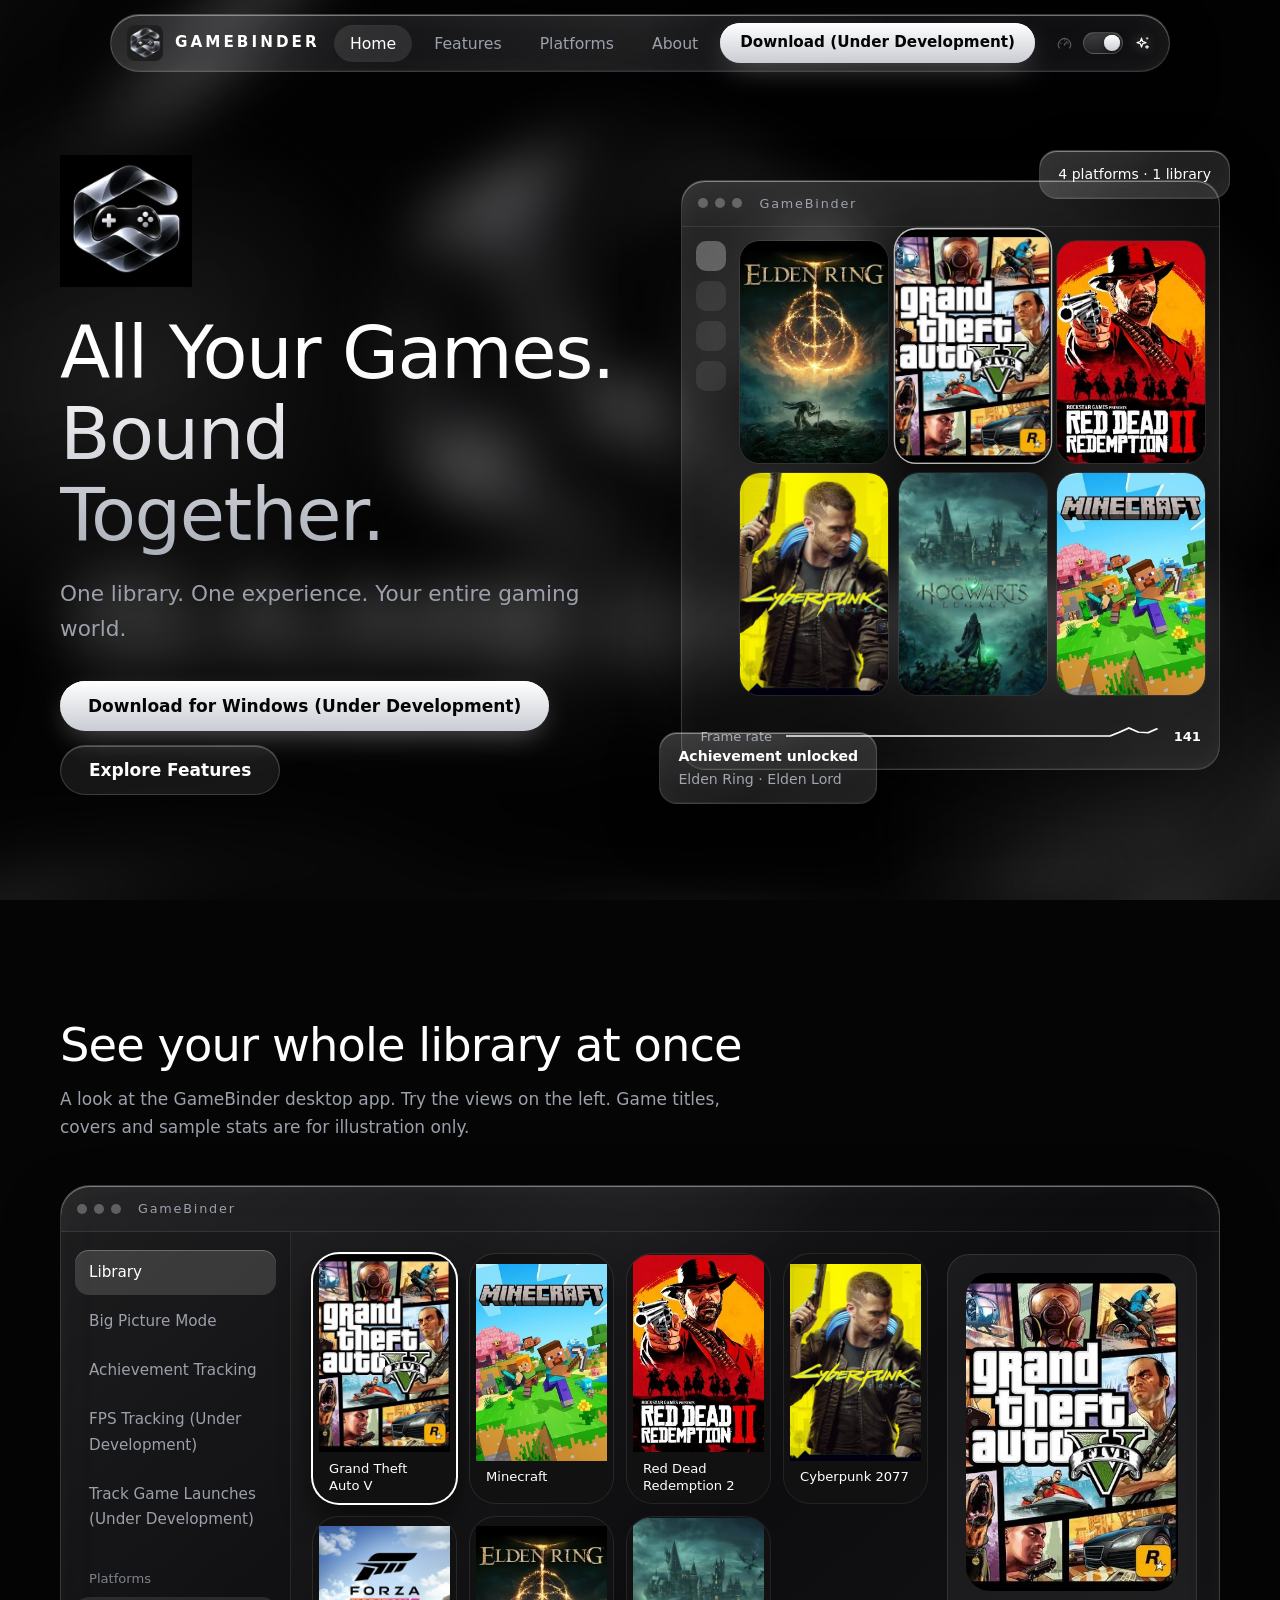
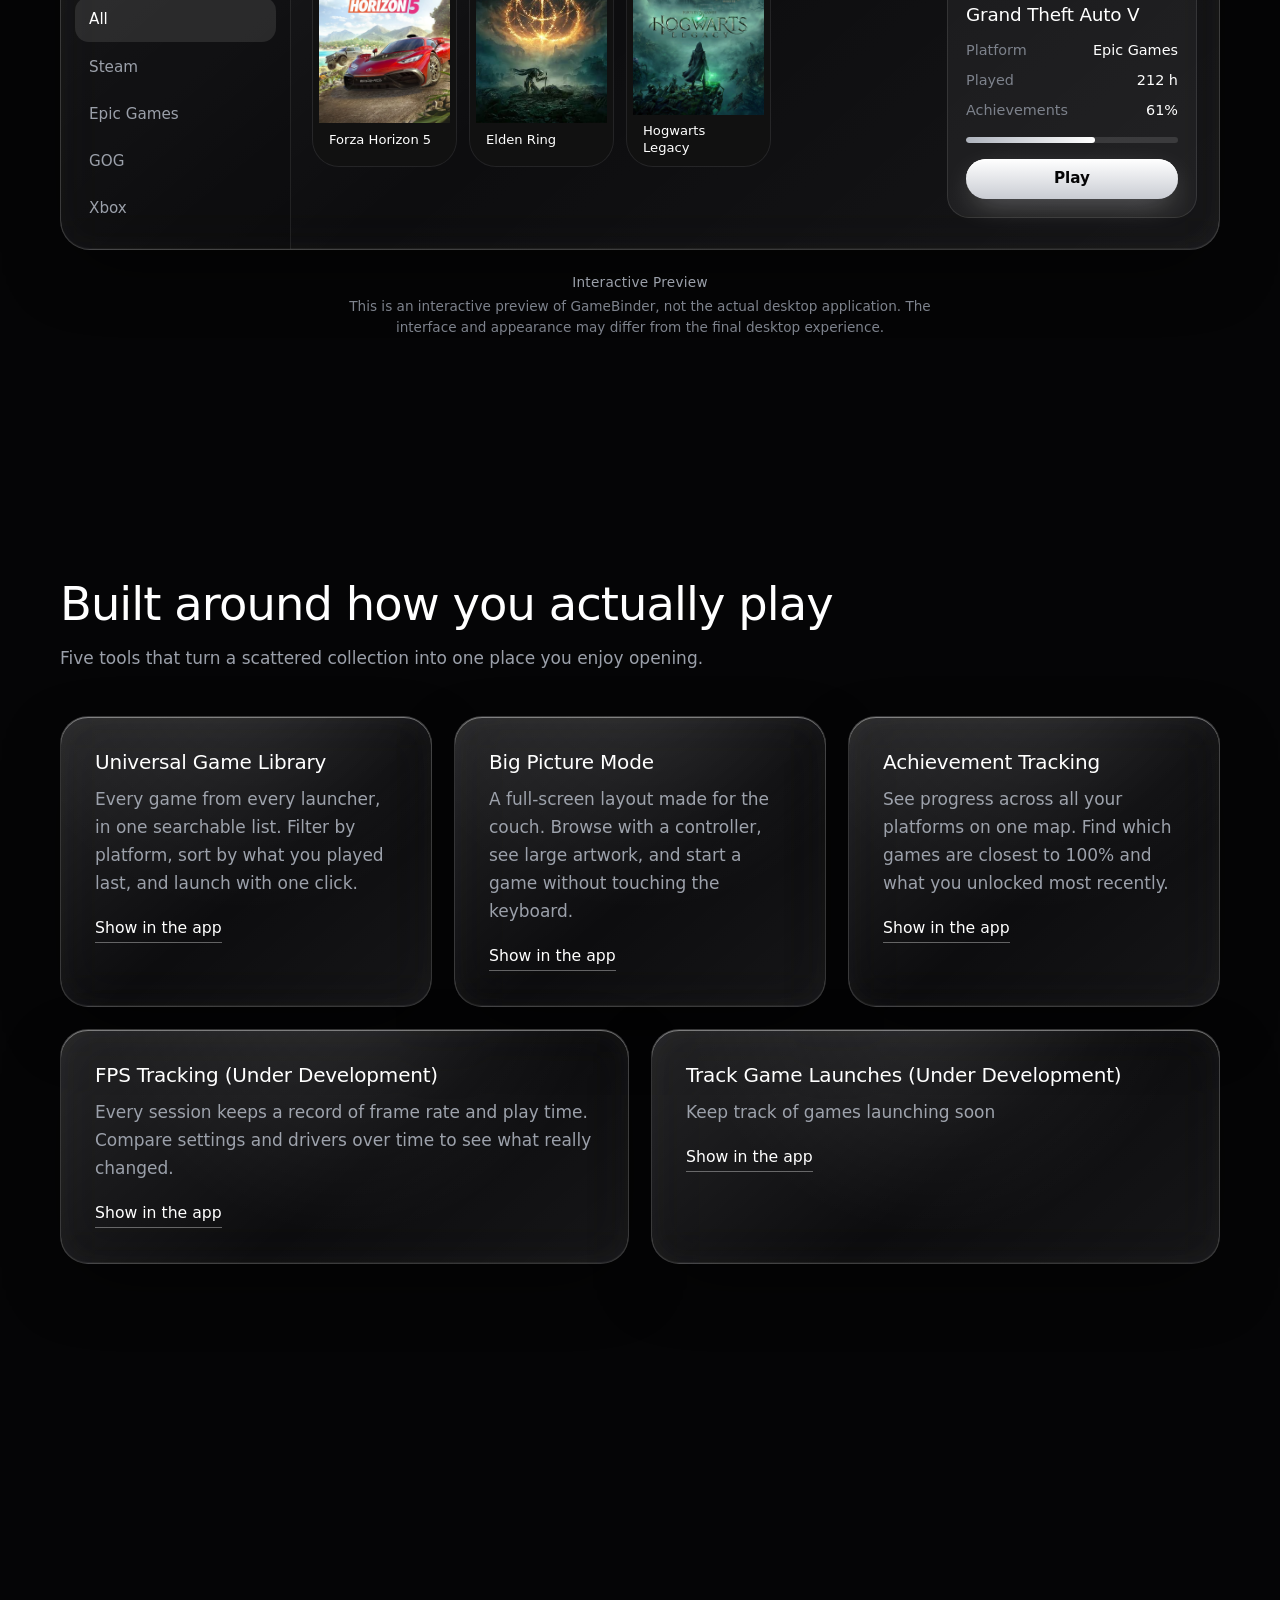
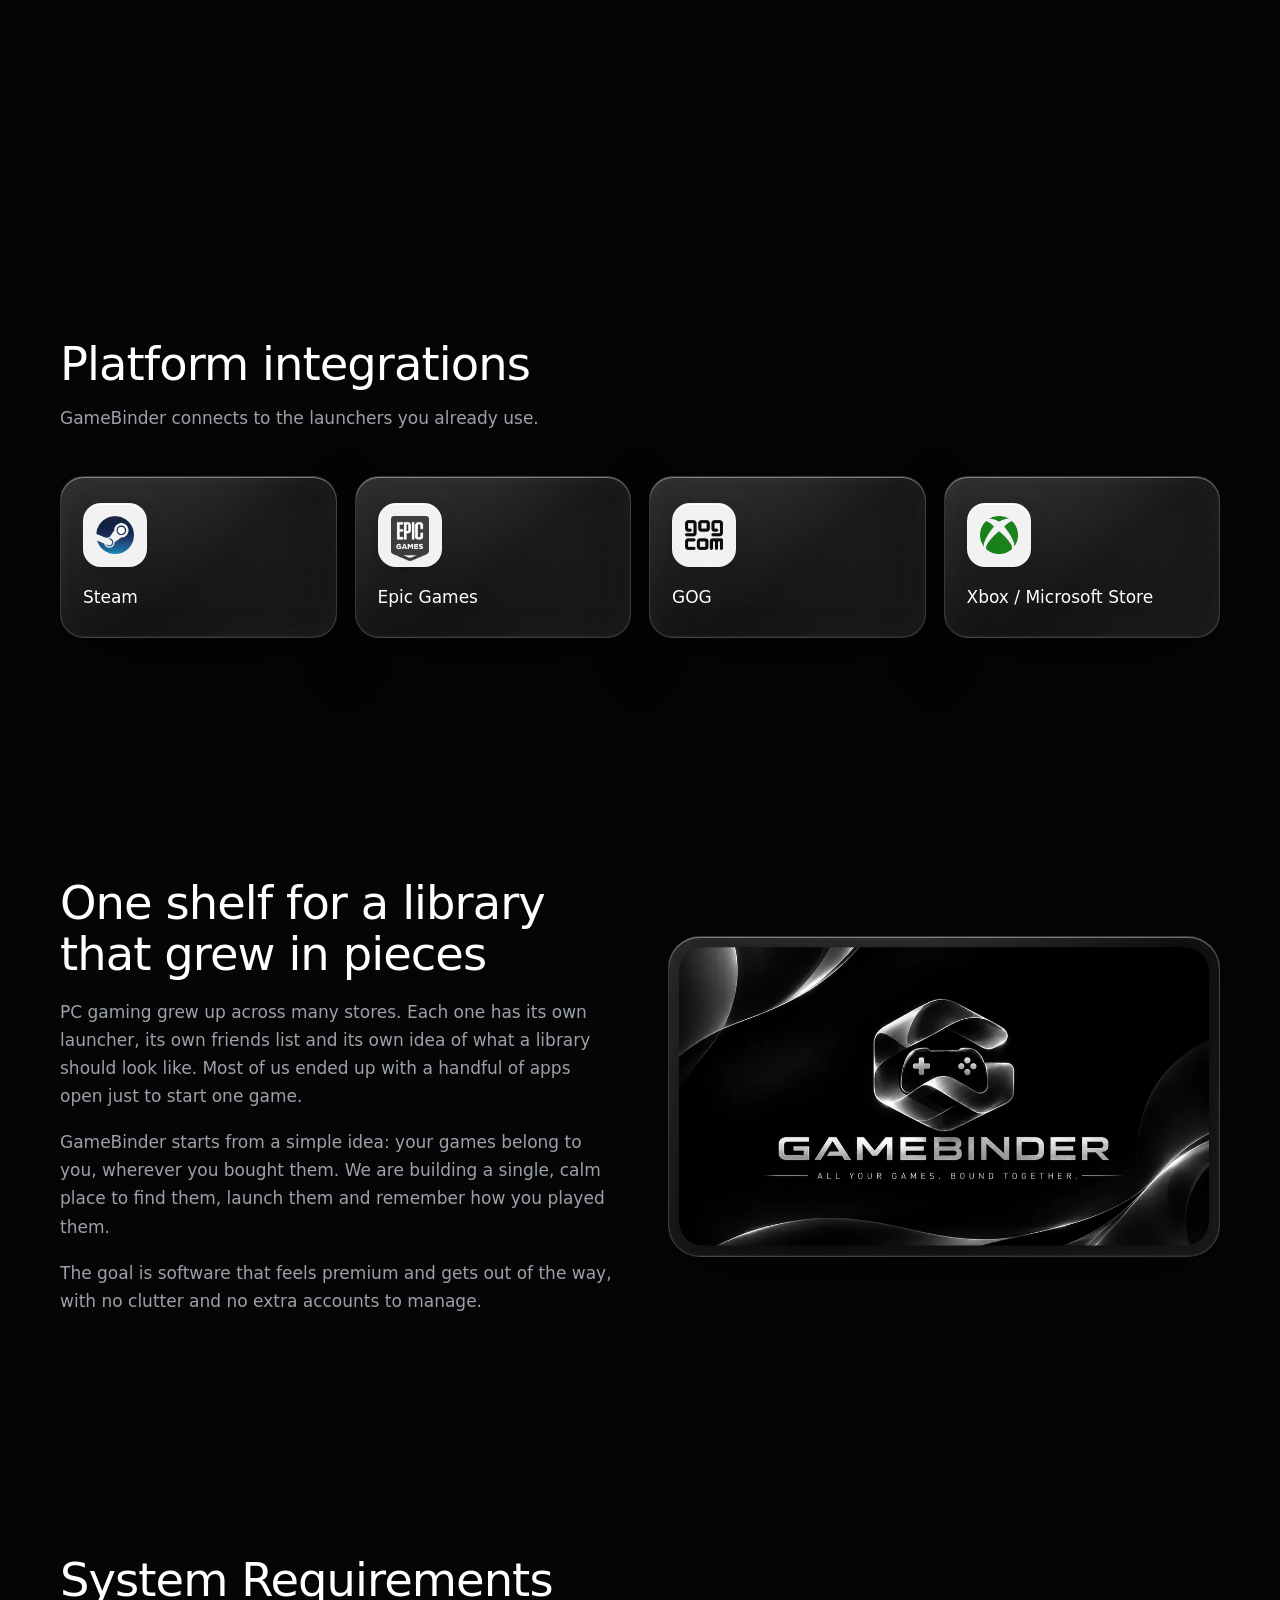
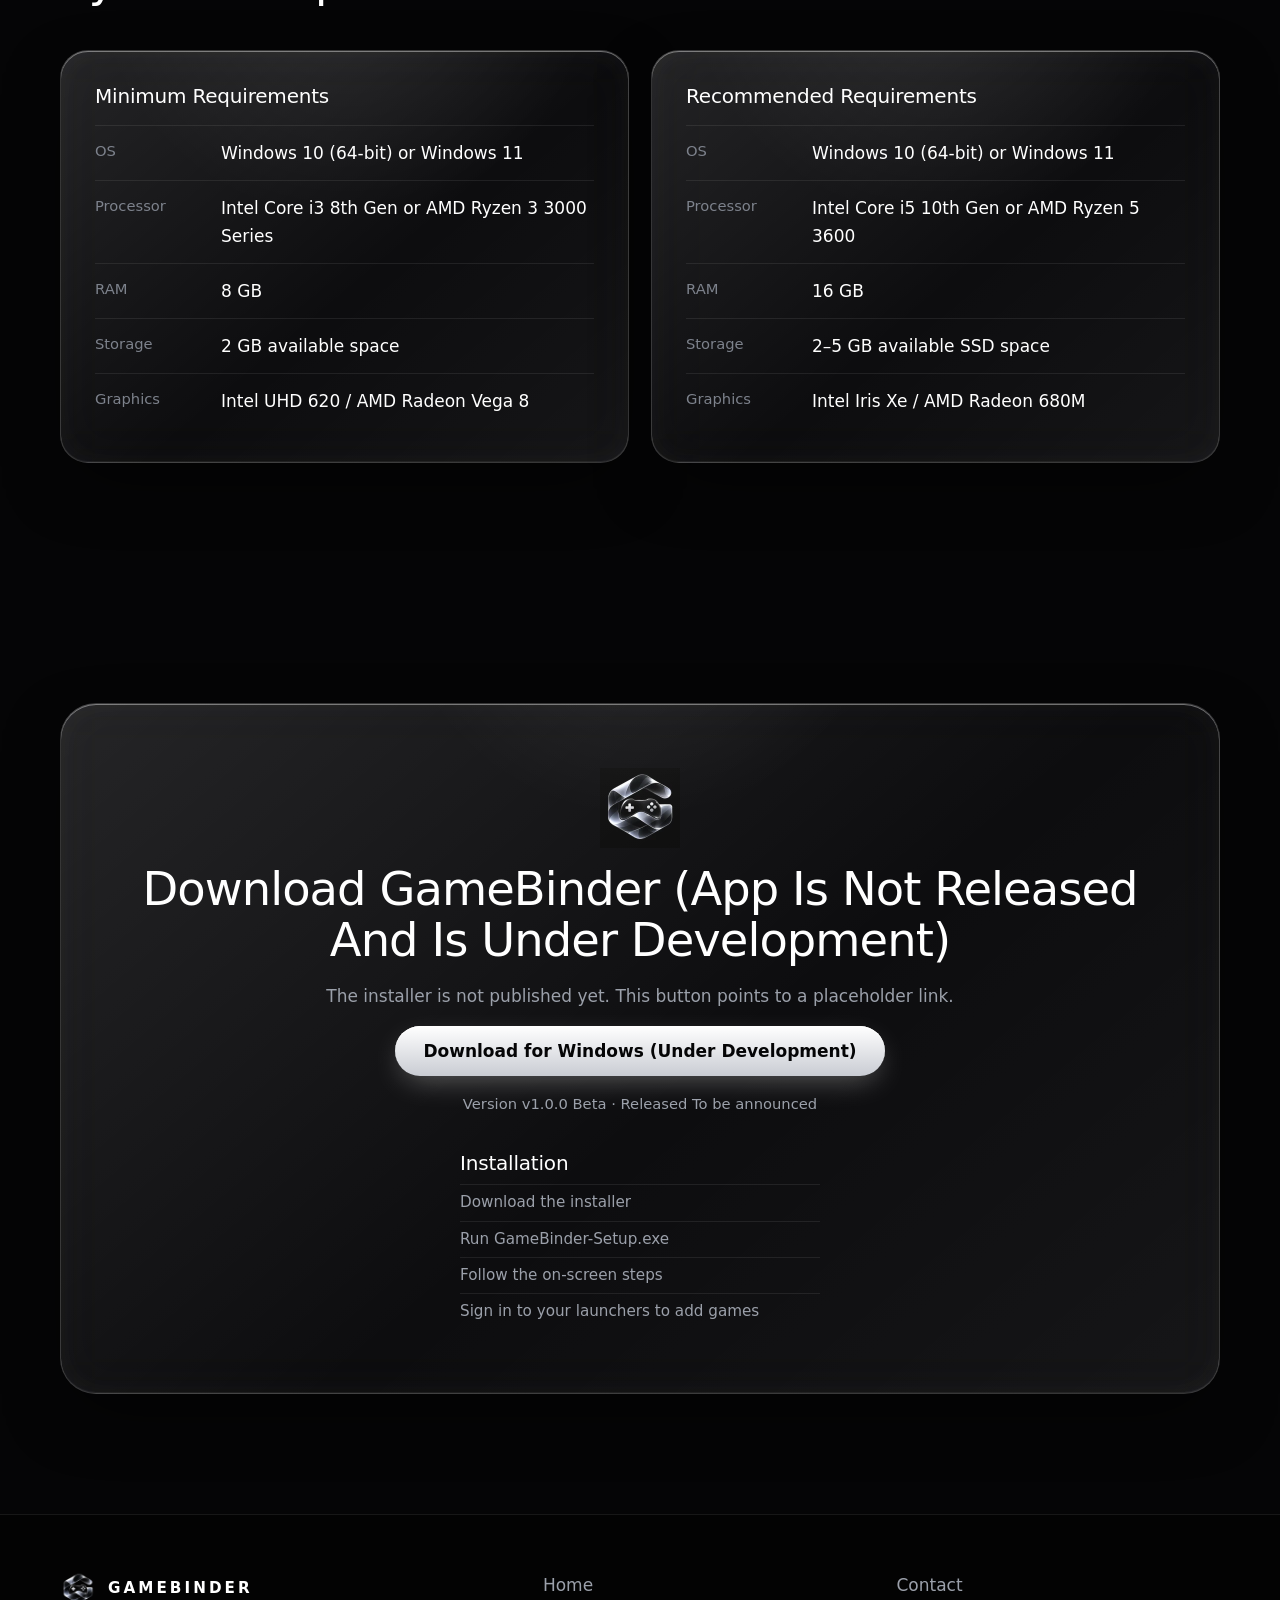
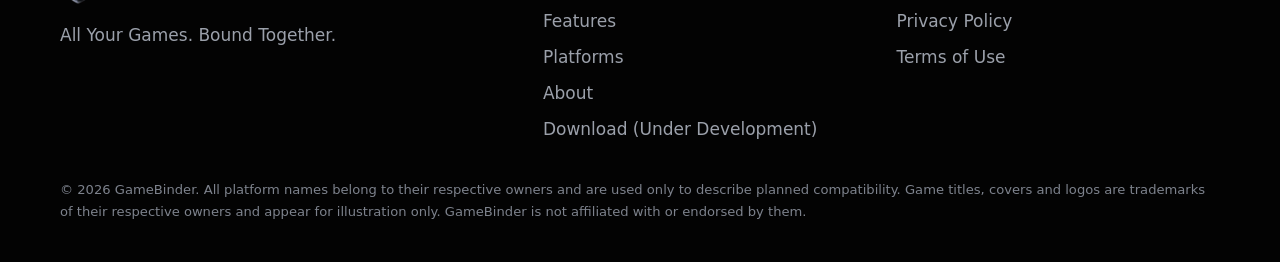
<file: index.html>
<!DOCTYPE html>
<html lang="en">
<head>
<meta charset="utf-8">
<meta name="viewport" content="width=device-width, initial-scale=1">
<title>GameBinder – All Your Games. Bound Together.</title>
<meta name="description" content="GameBinder is a universal PC gaming library and launcher that brings your games from Steam, Epic, GOG and more into one place.">
<meta name="theme-color" content="#050506">
<link rel="canonical" href="https://gamebinder.github.io/">
<link rel="icon" type="image/png" href="assets/img/favicon.png">
<link rel="apple-touch-icon" href="assets/img/apple-touch-icon.png">
<meta property="og:type" content="website">
<meta property="og:title" content="GameBinder – All Your Games. Bound Together.">
<meta property="og:description" content="One library. One experience. Your entire gaming world.">
<meta property="og:image" content="https://gamebinder.github.io/assets/img/og-image.jpg">
<meta name="twitter:card" content="summary_large_image">
<script type="application/ld+json">{"@context":"https://schema.org","@type":"SoftwareApplication","name":"GameBinder","applicationCategory":"GameApplication","operatingSystem":"Windows","description":"A universal PC gaming library and launcher."}</script>
<link rel="preload" as="image" href="assets/img/banner.webp">
<script>(function(){var d=document.documentElement,m;try{m=localStorage.getItem('gb-anim-mode')}catch(e){}if(m!=='performance'&&m!=='quality'){m=window.matchMedia&&matchMedia('(prefers-reduced-motion: reduce)').matches?'performance':'quality'}d.setAttribute('data-anim-mode',m)})()</script>
<link rel="stylesheet" href="css/style.css">
<link rel="stylesheet" href="css/motion.css">
</head>
<body>
<a class="skip" href="#main">Skip to content</a>
<div class="ambient" aria-hidden="true"><i></i><i></i></div>

<header class="nav-wrap">
  <nav class="nav glass" aria-label="Main">
    <a class="brand" href="#home" aria-label="GameBinder home"><img src="assets/img/logo-160.webp" width="36" height="36" alt=""><span>GAMEBINDER</span></a>
    <button class="burger" aria-expanded="false" aria-controls="menu" aria-label="Open menu"><span></span><span></span></button>
    <ul id="menu" class="menu">
      <li><a href="#home">Home</a></li>
      <li><a href="#features">Features</a></li>
      <li><a href="#platforms">Platforms</a></li>
      <li><a href="#about">About</a></li>
      <li><a class="btn btn-sm" href="#download">Download (Under Development)</a></li>
    </ul>
  <div class="mode" role="group" aria-label="Animation mode"><span class="mode-ico mode-perf" role="img" aria-label="Performance Mode" data-tip="Performance Mode"><svg viewBox="0 0 24 24" fill="none" stroke="currentColor" stroke-width="1.7" stroke-linecap="round" stroke-linejoin="round" aria-hidden="true" focusable="false"><path d="M4.6 18.2a8.6 8.6 0 1 1 14.8 0"/><path d="M12 13.5l3.5-4.2"/><path d="M6.3 11.3l.9.5M12 6.4v1.1M17.7 11.3l-.9.5" opacity=".65"/><circle cx="12" cy="13.6" r="1.15" fill="currentColor" stroke="none"/></svg></span><button type="button" class="mode-switch" role="switch" aria-checked="true" aria-label="Quality Mode"><i></i></button><span class="mode-ico mode-qual" role="img" aria-label="Quality Mode" data-tip="Quality Mode"><svg viewBox="0 0 24 24" fill="none" stroke="currentColor" stroke-width="1.7" stroke-linecap="round" stroke-linejoin="round" aria-hidden="true" focusable="false"><path d="M10.6 4.4l1.6 4.7 4.7 1.6-4.7 1.6-1.6 4.7-1.6-4.7-4.7-1.6 4.7-1.6z"/><path d="M18.4 14.8v4M16.4 16.8h4"/><path d="M18.6 3.6v2.2M17.5 4.7h2.2" opacity=".7"/></svg></span></div>
  </nav>
</header>

<main id="main">
<section id="home" class="hero">
  <div class="hero-bg" aria-hidden="true"></div>
  <div class="wrap hero-grid">
    <div class="hero-copy">
      <img class="hero-logo" src="assets/img/logo-640.webp" width="132" height="132" alt="GameBinder logo">
      <h1>All Your Games. Bound Together.</h1>
      <p class="lead">One library. One experience. Your entire gaming world.</p>
      <div class="cta">
        <a class="btn" href="#download" data-download>Download for Windows (Under Development)</a>
        <a class="btn btn-ghost" href="#features">Explore Features</a>
      </div>
    </div>
    <div class="hero-preview" aria-label="Animated preview of the GameBinder app">
      <div class="float f1 glass mini-toast"><b>Achievement unlocked</b><span>Elden Ring · Elden Lord</span></div>
      <div class="glass mini-win">
        <div class="dots"><i></i><i></i><i></i><em>GameBinder</em></div>
        <div class="mini-body">
          <div class="mini-side"><i class="on"></i><i></i><i></i><i></i></div>
          <div class="mini-grid" id="miniGrid"></div>
        </div>
        <div class="mini-fps"><span>Frame rate</span><svg viewBox="0 0 200 40" preserveAspectRatio="none"><path id="fpsLive" d="" fill="none" stroke="currentColor" stroke-width="1.6"/></svg><b id="fpsNum">144</b></div>
      </div>
      <div class="float f2 glass mini-chip">4 platforms · 1 library</div>
    </div>
  </div>
</section>

<section class="wrap showcase" id="showcase" aria-labelledby="sc-h">
  <div class="sec-head reveal"><h2 id="sc-h">See your whole library at once</h2><p>A look at the GameBinder desktop app. Try the views on the left. Game titles, covers and sample stats are for illustration only.</p></div>
  <div class="app glass reveal" id="app">
    <div class="dots"><i></i><i></i><i></i><em>GameBinder</em></div>
    <div class="app-body">
      <aside class="side" aria-label="App sidebar">
        <div class="views" role="tablist" aria-label="App views">
          <button role="tab" data-view="library" aria-selected="true">Library</button>
          <button role="tab" data-view="bigpicture" aria-selected="false">Big Picture Mode</button>
          <button role="tab" data-view="atlas" aria-selected="false">Achievement Tracking</button>
          <button role="tab" data-view="journal" aria-selected="false">FPS Tracking (Under Development)</button>
          <button role="tab" data-view="launches" aria-selected="false">Track Game Launches (Under Development)</button>
        </div>
        <p class="side-h">Platforms</p>
        <div class="filters" id="filters"></div>
      </aside>
      <div class="stage">
        <div class="view" data-panel="library">
          <div class="lib-grid" id="libGrid"></div>
          <aside class="details" id="details" aria-live="polite"></aside>
        </div>
        <div class="view" data-panel="bigpicture" hidden>
          <div class="bp" id="bp"></div>
        </div>
        <div class="view" data-panel="atlas" hidden>
          <div class="atlas" id="atlas"></div>
        </div>
        <div class="view" data-panel="journal" hidden>
          <div class="journal" id="journal"></div>
        </div>
        <div class="view" data-panel="launches" hidden>
          <div class="launches" id="launches"></div>
        </div>
      </div>
    </div>
  </div>
  <p class="preview-note reveal"><strong>Interactive Preview</strong>This is an interactive preview of GameBinder, not the actual desktop application. The interface and appearance may differ from the final desktop experience.</p>
</section>

<section id="features" class="wrap features" aria-labelledby="f-h">
  <div class="sec-head reveal"><h2 id="f-h">Built around how you actually play</h2><p>Five tools that turn a scattered collection into one place you enjoy opening.</p></div>
  <div class="feat-grid">
    <article class="glass feat reveal"><h3>Universal Game Library</h3><p>Every game from every launcher, in one searchable list. Filter by platform, sort by what you played last, and launch with one click.</p><button class="link" data-goto="library">Show in the app</button></article>
    <article class="glass feat reveal"><h3>Big Picture Mode</h3><p>A full-screen layout made for the couch. Browse with a controller, see large artwork, and start a game without touching the keyboard.</p><button class="link" data-goto="bigpicture">Show in the app</button></article>
    <article class="glass feat reveal"><h3>Achievement Tracking</h3><p>See progress across all your platforms on one map. Find which games are closest to 100% and what you unlocked most recently.</p><button class="link" data-goto="atlas">Show in the app</button></article>
    <article class="glass feat reveal"><h3>FPS Tracking (Under Development)</h3><p>Every session keeps a record of frame rate and play time. Compare settings and drivers over time to see what really changed.</p><button class="link" data-goto="journal">Show in the app</button></article>
    <article class="glass feat reveal"><h3>Track Game Launches (Under Development)</h3><p>Keep track of games launching soon</p><button class="link" data-goto="launches">Show in the app</button></article>
    <article class="glass feat feat-ai reveal"><div class="ai-copy"><h3>GameBinder AI</h3><p>Your intelligent gaming companion. Discover smarter ways to manage, organize and experience your game library with AI-powered features.</p></div><div class="ai-visual" aria-hidden="true"><svg class="ai-svg" viewBox="0 0 360 240" fill="none" aria-hidden="true" focusable="false">
        <defs>
          <radialGradient id="aiGlow" cx="50%" cy="50%" r="50%"><stop offset="0" stop-color="#fff" stop-opacity=".24"/><stop offset="1" stop-color="#fff" stop-opacity="0"/></radialGradient>
          <linearGradient id="aiRing" x1="0" y1="0" x2="1" y2="1"><stop offset="0" stop-color="#fff" stop-opacity=".9"/><stop offset=".5" stop-color="#cfd5e2" stop-opacity=".12"/><stop offset="1" stop-color="#fff" stop-opacity=".65"/></linearGradient>
          <linearGradient id="aiCore" x1="0" y1="0" x2="0" y2="1"><stop offset="0" stop-color="#fff"/><stop offset="1" stop-color="#9aa0ac"/></linearGradient>
        </defs>
        <circle class="ai-glow" cx="180" cy="120" r="118" fill="url(#aiGlow)"/>
        <g class="ai-net" stroke="#fff" stroke-opacity=".2" stroke-width="1">
          <path d="M180 120L78 70M180 120L108 172M180 120L262 54M180 120L288 166M180 120L212 36M180 120L148 210M180 120L56 130M78 70L56 130M262 54L212 36M288 166L318 112M262 54L318 112M108 172L148 210"/>
        </g>
        <g class="ai-orbit o1"><g transform="rotate(-24 180 120)"><ellipse class="ai-ring" cx="180" cy="120" rx="128" ry="46" stroke="url(#aiRing)" stroke-width="1.2"/><circle cx="308" cy="120" r="3.6" fill="#fff"/></g></g>
        <g class="ai-orbit o2"><g transform="rotate(34 180 120)"><ellipse class="ai-ring" cx="180" cy="120" rx="98" ry="34" stroke="url(#aiRing)" stroke-width="1" stroke-dasharray="2 5"/><circle cx="82" cy="120" r="2.8" fill="#dfe3ec"/></g></g>
        <g class="ai-nodes" fill="#fff">
          <circle class="ai-node" style="--d:0s" cx="78" cy="70" r="4"/><circle class="ai-node" style="--d:-1.2s" cx="108" cy="172" r="3"/>
          <circle class="ai-node" style="--d:-2.4s" cx="262" cy="54" r="4.4"/><circle class="ai-node" style="--d:-.6s" cx="288" cy="166" r="3.2"/>
          <circle class="ai-node" style="--d:-3s" cx="212" cy="36" r="2.6"/><circle class="ai-node" style="--d:-1.8s" cx="148" cy="210" r="3"/>
          <circle class="ai-node" style="--d:-2.8s" cx="56" cy="130" r="2.6"/><circle class="ai-node" style="--d:-.2s" cx="318" cy="112" r="3"/>
        </g>
        <circle cx="180" cy="120" r="44" stroke="#fff" stroke-opacity=".16"/>
        <g class="ai-core"><path d="M180 84C183.2 106 194 116.8 216 120C194 123.2 183.2 134 180 156C176.8 134 166 123.2 144 120C166 116.8 176.8 106 180 84Z" fill="url(#aiCore)"/></g>
        <path class="ai-spark s1" d="M252 80C253 86 255 88 261 89C255 90 253 92 252 98C251 92 249 90 243 89C249 88 251 86 252 80Z" fill="#fff" fill-opacity=".85"/>
        <path class="ai-spark s2" d="M104 160C104.7 164 106 165.3 110 166C106 166.7 104.7 168 104 172C103.3 168 102 166.7 98 166C102 165.3 103.3 164 104 160Z" fill="#fff" fill-opacity=".7"/>
      </svg><span class="ai-mote" style="--x:12%;--y:72%;--s:3px;--d:0s;--t:7s"></span><span class="ai-mote" style="--x:24%;--y:40%;--s:2px;--d:-2s;--t:9s"></span><span class="ai-mote" style="--x:38%;--y:82%;--s:2px;--d:-4s;--t:8s"></span><span class="ai-mote" style="--x:52%;--y:30%;--s:3px;--d:-1s;--t:10s"></span><span class="ai-mote" style="--x:66%;--y:76%;--s:2px;--d:-5s;--t:7.5s"></span><span class="ai-mote" style="--x:78%;--y:36%;--s:3px;--d:-3s;--t:9s"></span><span class="ai-mote" style="--x:88%;--y:64%;--s:2px;--d:-6s;--t:8.5s"></span><span class="ai-mote" style="--x:46%;--y:60%;--s:2px;--d:-2.5s;--t:11s"></span><span class="ai-mote" style="--x:70%;--y:20%;--s:2px;--d:-7s;--t:9.5s"></span></div></article>
  </div>
</section>

<section id="platforms" class="wrap platforms" aria-labelledby="p-h">
  <div class="sec-head reveal"><h2 id="p-h">Platform integrations</h2><p>GameBinder connects to the launchers you already use.</p></div>
  <ul class="plat-grid">
    <li class="glass reveal"><b data-fb="S"><img src="assets/platforms/steam.png" alt="" width="40" height="40" loading="lazy"></b><span>Steam</span></li>
    <li class="glass reveal"><b data-fb="E"><img src="assets/platforms/epic-games.png" alt="" width="40" height="40" loading="lazy"></b><span>Epic Games</span></li>
    <li class="glass reveal"><b data-fb="G"><img src="assets/platforms/gog.png" alt="" width="40" height="40" loading="lazy"></b><span>GOG</span></li>
    <li class="glass reveal"><b data-fb="X"><img src="assets/platforms/xbox.png" alt="" width="40" height="40" loading="lazy"></b><span>Xbox / Microsoft Store</span></li>
  </ul>
</section>

<section id="about" class="wrap about" aria-labelledby="a-h">
  <div class="about-grid">
    <div class="reveal">
      <h2 id="a-h">One shelf for a library that grew in pieces</h2>
      <p>PC gaming grew up across many stores. Each one has its own launcher, its own friends list and its own idea of what a library should look like. Most of us ended up with a handful of apps open just to start one game.</p>
      <p>GameBinder starts from a simple idea: your games belong to you, wherever you bought them. We are building a single, calm place to find them, launch them and remember how you played them.</p>
      <p>The goal is software that feels premium and gets out of the way, with no clutter and no extra accounts to manage.</p>
    </div>
    <figure class="glass banner-frame reveal"><img src="assets/img/banner-1000.webp" width="1000" height="563" loading="lazy" alt="GameBinder banner showing the logo with flowing glass ribbons"></figure>
  </div>
</section>

<section id="requirements" class="wrap requirements" aria-labelledby="r-h">
  <div class="sec-head reveal"><h2 id="r-h">System Requirements</h2></div>
  <div class="req-grid">
    <article class="glass req reveal"><h3>Minimum Requirements</h3><dl><div><dt>OS</dt><dd>Windows 10 (64-bit) or Windows 11</dd></div><div><dt>Processor</dt><dd>Intel Core i3 8th Gen or AMD Ryzen 3 3000 Series</dd></div><div><dt>RAM</dt><dd>8 GB</dd></div><div><dt>Storage</dt><dd>2 GB available space</dd></div><div><dt>Graphics</dt><dd>Intel UHD 620 / AMD Radeon Vega 8</dd></div></dl></article>
    <article class="glass req reveal"><h3>Recommended Requirements</h3><dl><div><dt>OS</dt><dd>Windows 10 (64-bit) or Windows 11</dd></div><div><dt>Processor</dt><dd>Intel Core i5 10th Gen or AMD Ryzen 5 3600</dd></div><div><dt>RAM</dt><dd>16 GB</dd></div><div><dt>Storage</dt><dd>2–5 GB available SSD space</dd></div><div><dt>Graphics</dt><dd>Intel Iris Xe / AMD Radeon 680M</dd></div></dl></article>
  </div>
</section>

<section id="download" class="wrap download" aria-labelledby="d-h">
  <div class="glass dl reveal">
    <img src="assets/img/logo-160.webp" width="80" height="80" alt="">
    <h2 id="d-h">Download GameBinder (App Is Not Released And Is Under Development)</h2>
    <p>The installer is not published yet. This button points to a placeholder link.</p>
    <a class="btn" href="#" data-download>Download for Windows (Under Development)</a>
    <p class="meta">Version <span data-version>v1.0.0 Beta</span> · Released <span data-release>soon</span></p>
    <div class="dl-cols one">
      <div><h3>Installation</h3><ul><li>Download the installer</li><li>Run GameBinder-Setup.exe</li><li>Follow the on-screen steps</li><li>Sign in to your launchers to add games</li></ul></div>
    </div>
  </div>
</section>
</main>

<footer class="footer">
  <div class="wrap foot-grid">
    <div><a class="brand" href="#home"><img src="assets/img/logo-160.webp" width="36" height="36" alt=""><span>GAMEBINDER</span></a><p class="tag">All Your Games. Bound Together.</p></div>
    <nav aria-label="Footer"><a href="#home">Home</a><a href="#features">Features</a><a href="#platforms">Platforms</a><a href="#about">About</a><a href="#download">Download (Under Development)</a></nav>
    <nav aria-label="Legal"><a href="contact.html">Contact</a><a href="privacy.html">Privacy Policy</a><a href="terms.html">Terms of Use</a></nav>
  </div>
  <p class="wrap legal">© <span id="yr">2026</span> GameBinder. All platform names belong to their respective owners and are used only to describe planned compatibility. Game titles, covers and logos are trademarks of their respective owners and appear for illustration only. GameBinder is not affiliated with or endorsed by them.</p>
</footer>

<script src="js/config.js"></script>
<script src="js/main.js"></script>
<script src="js/motion.js"></script>
</body>
</html>
</file>
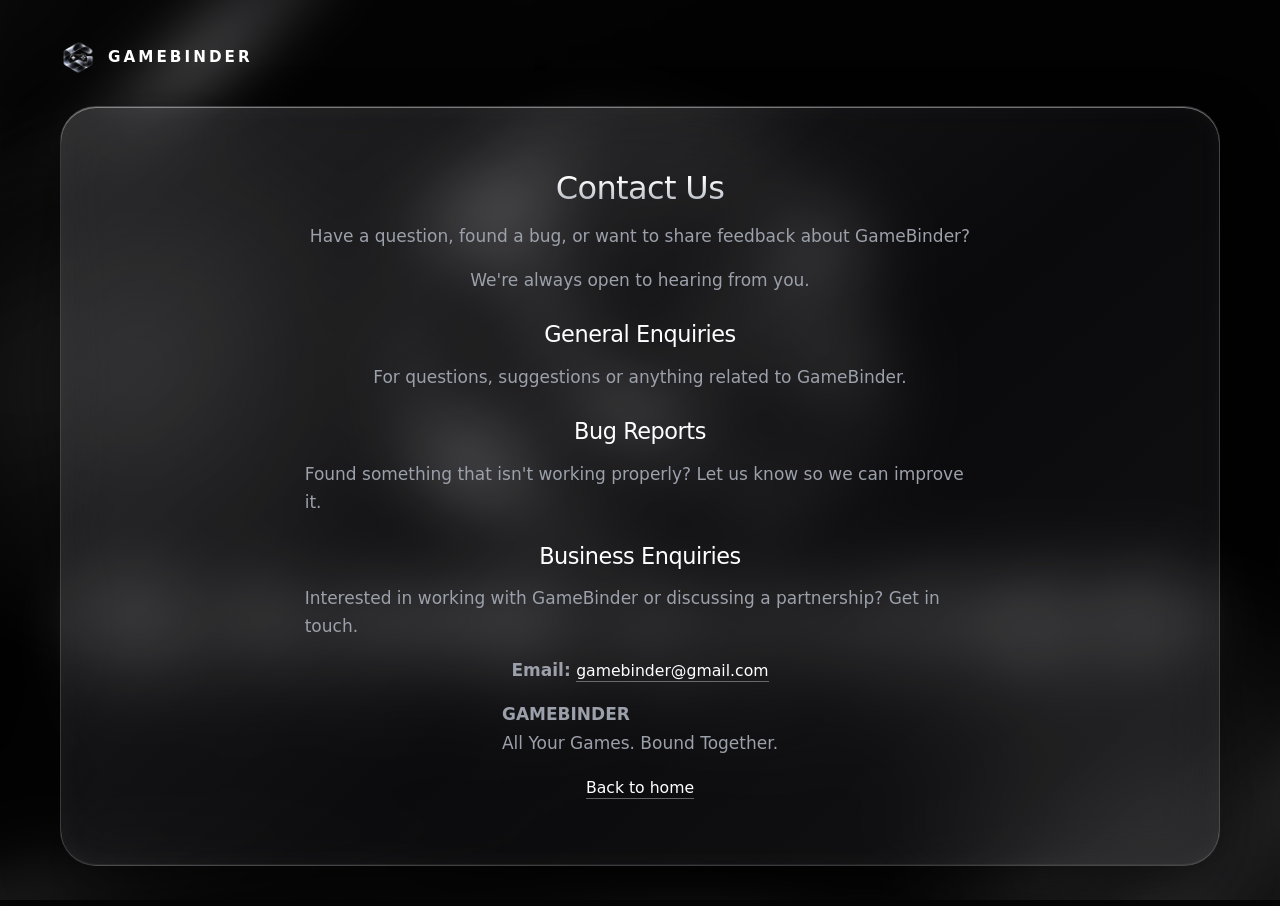
<file: contact.html>
<!DOCTYPE html><html lang="en"><head><meta charset="utf-8"><meta name="viewport" content="width=device-width, initial-scale=1"><title>Contact Us – GameBinder</title><meta name="robots" content="noindex"><link rel="icon" href="assets/img/favicon.png"><script>(function(){var d=document.documentElement,m;try{m=localStorage.getItem('gb-anim-mode')}catch(e){}if(m!=='performance'&&m!=='quality'){m=window.matchMedia&&matchMedia('(prefers-reduced-motion: reduce)').matches?'performance':'quality'}d.setAttribute('data-anim-mode',m)})()</script><link rel="stylesheet" href="css/style.css"><link rel="stylesheet" href="css/motion.css"></head>
<body><div class="ambient" aria-hidden="true"><i></i><i></i></div>
<main class="wrap legal-page"><a class="brand" href="index.html"><img src="assets/img/logo-160.webp" width="36" height="36" alt=""><span>GAMEBINDER</span></a>
<article class="glass dl" style="text-align:left"><h1 style="font-size:2rem">Contact Us</h1>
<p>Have a question, found a bug, or want to share feedback about GameBinder?</p>
<p>We're always open to hearing from you.</p>
<h2 style="font-size:1.4rem;margin-top:12px">General Enquiries</h2>
<p>For questions, suggestions or anything related to GameBinder.</p>
<h2 style="font-size:1.4rem;margin-top:12px">Bug Reports</h2>
<p>Found something that isn't working properly? Let us know so we can improve it.</p>
<h2 style="font-size:1.4rem;margin-top:12px">Business Enquiries</h2>
<p>Interested in working with GameBinder or discussing a partnership? Get in touch.</p>
<p><strong>Email:</strong> <a class="link" href="mailto:gamebinder@gmail.com">gamebinder@gmail.com</a></p>
<p><strong>GAMEBINDER</strong><br>All Your Games. Bound Together.</p>
<p><a class="link" href="index.html">Back to home</a></p></article></main><script src="js/motion.js"></script></body></html>
</file>
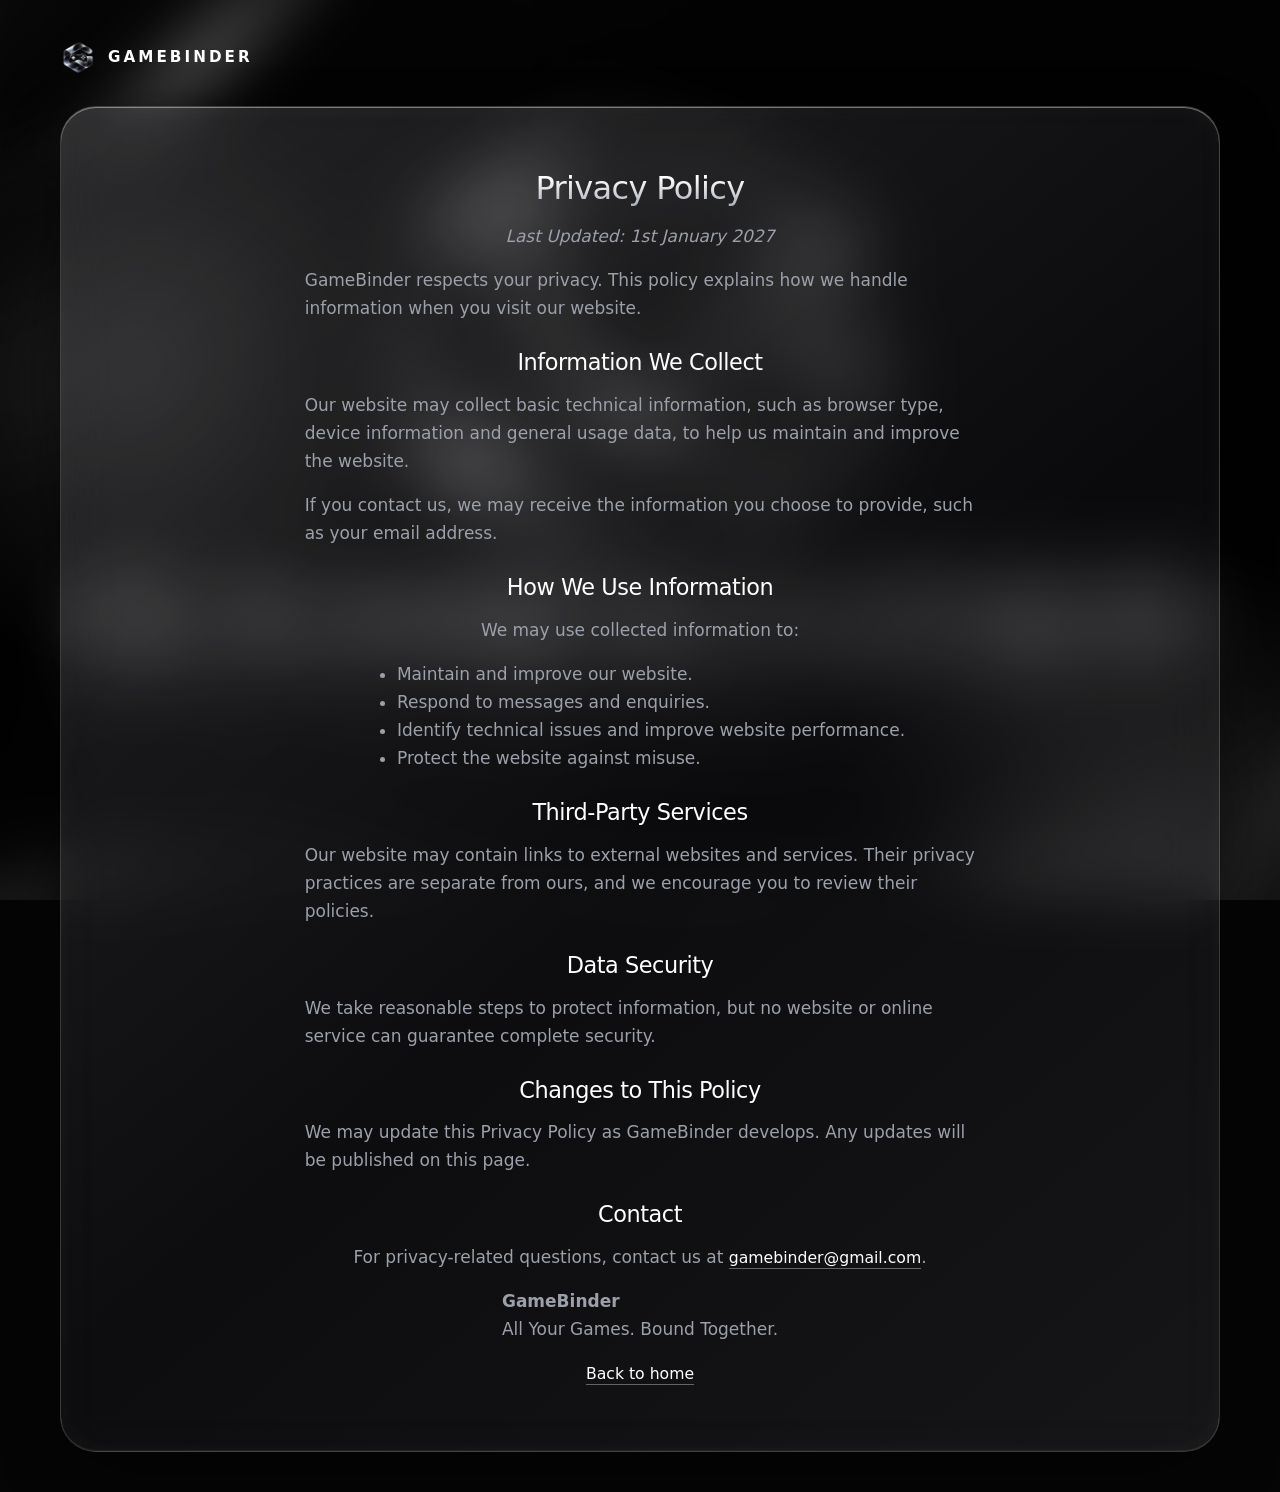
<file: privacy.html>
<!DOCTYPE html><html lang="en"><head><meta charset="utf-8"><meta name="viewport" content="width=device-width, initial-scale=1"><title>Privacy Policy – GameBinder</title><meta name="robots" content="noindex"><link rel="icon" href="assets/img/favicon.png"><script>(function(){var d=document.documentElement,m;try{m=localStorage.getItem('gb-anim-mode')}catch(e){}if(m!=='performance'&&m!=='quality'){m=window.matchMedia&&matchMedia('(prefers-reduced-motion: reduce)').matches?'performance':'quality'}d.setAttribute('data-anim-mode',m)})()</script><link rel="stylesheet" href="css/style.css"><link rel="stylesheet" href="css/motion.css"></head>
<body><div class="ambient" aria-hidden="true"><i></i><i></i></div>
<main class="wrap legal-page"><a class="brand" href="index.html"><img src="assets/img/logo-160.webp" width="36" height="36" alt=""><span>GAMEBINDER</span></a>
<article class="glass dl" style="text-align:left"><h1 style="font-size:2rem">Privacy Policy</h1>
<p><em>Last Updated: 1st January 2027</em></p>
<p>GameBinder respects your privacy. This policy explains how we handle information when you visit our website.</p>
<h2 style="font-size:1.4rem;margin-top:12px">Information We Collect</h2>
<p>Our website may collect basic technical information, such as browser type, device information and general usage data, to help us maintain and improve the website.</p>
<p>If you contact us, we may receive the information you choose to provide, such as your email address.</p>
<h2 style="font-size:1.4rem;margin-top:12px">How We Use Information</h2>
<p>We may use collected information to:</p>
<ul style="list-style:disc;padding-left:22px;color:var(--mist)"><li>Maintain and improve our website.</li><li>Respond to messages and enquiries.</li><li>Identify technical issues and improve website performance.</li><li>Protect the website against misuse.</li></ul>
<h2 style="font-size:1.4rem;margin-top:12px">Third-Party Services</h2>
<p>Our website may contain links to external websites and services. Their privacy practices are separate from ours, and we encourage you to review their policies.</p>
<h2 style="font-size:1.4rem;margin-top:12px">Data Security</h2>
<p>We take reasonable steps to protect information, but no website or online service can guarantee complete security.</p>
<h2 style="font-size:1.4rem;margin-top:12px">Changes to This Policy</h2>
<p>We may update this Privacy Policy as GameBinder develops. Any updates will be published on this page.</p>
<h2 style="font-size:1.4rem;margin-top:12px">Contact</h2>
<p>For privacy-related questions, contact us at <a class="link" href="mailto:gamebinder@gmail.com">gamebinder@gmail.com</a>.</p>
<p><strong>GameBinder</strong><br>All Your Games. Bound Together.</p>
<p><a class="link" href="index.html">Back to home</a></p></article></main><script src="js/motion.js"></script></body></html>
</file>
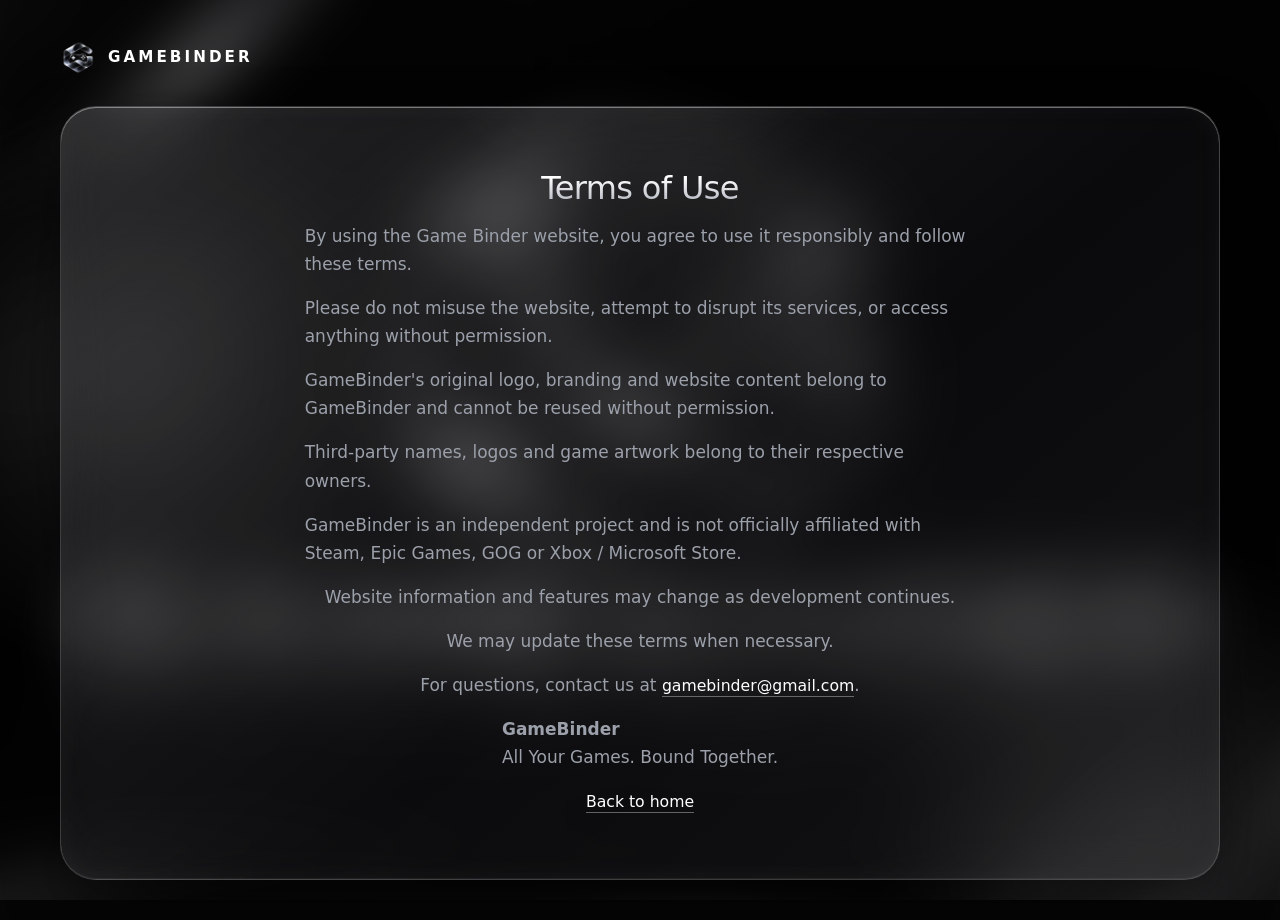
<file: terms.html>
<!DOCTYPE html><html lang="en"><head><meta charset="utf-8"><meta name="viewport" content="width=device-width, initial-scale=1"><title>Terms of Use – GameBinder</title><meta name="robots" content="noindex"><link rel="icon" href="assets/img/favicon.png"><script>(function(){var d=document.documentElement,m;try{m=localStorage.getItem('gb-anim-mode')}catch(e){}if(m!=='performance'&&m!=='quality'){m=window.matchMedia&&matchMedia('(prefers-reduced-motion: reduce)').matches?'performance':'quality'}d.setAttribute('data-anim-mode',m)})()</script><link rel="stylesheet" href="css/style.css"><link rel="stylesheet" href="css/motion.css"></head>
<body><div class="ambient" aria-hidden="true"><i></i><i></i></div>
<main class="wrap legal-page"><a class="brand" href="index.html"><img src="assets/img/logo-160.webp" width="36" height="36" alt=""><span>GAMEBINDER</span></a>
<article class="glass dl" style="text-align:left"><h1 style="font-size:2rem">Terms of Use</h1>
<p>By using the Game Binder website, you agree to use it responsibly and follow these terms.</p>
<p>Please do not misuse the website, attempt to disrupt its services, or access anything without permission.</p>
<p>GameBinder's original logo, branding and website content belong to GameBinder and cannot be reused without permission.</p>
<p>Third-party names, logos and game artwork belong to their respective owners.</p>
<p>GameBinder is an independent project and is not officially affiliated with Steam, Epic Games, GOG or Xbox / Microsoft Store.</p>
<p>Website information and features may change as development continues.</p>
<p>We may update these terms when necessary.</p>
<p>For questions, contact us at <a class="link" href="mailto:gamebinder@gmail.com">gamebinder@gmail.com</a>.</p>
<p><strong>GameBinder</strong><br>All Your Games. Bound Together.</p>
<p><a class="link" href="index.html">Back to home</a></p></article></main><script src="js/motion.js"></script></body></html>
</file>
<file: css/style.css>
/* GameBinder – Liquid Glass. Palette taken from the logo & banner: black, graphite, silver, white. */
:root{
  --ink:#050506;--graphite:#0f1013;--silver:#d8dbe1;--mist:#9ba0aa;--white:#fff;
  --glass-a:rgba(255,255,255,.13);--glass-b:rgba(255,255,255,.035);--edge:rgba(255,255,255,.16);
  --r:28px;--ease:cubic-bezier(.22,.8,.28,1);
  --font:"Segoe UI Variable Display","SF Pro Display","Helvetica Neue",Inter,system-ui,sans-serif;
}
*{box-sizing:border-box;margin:0}
html{scroll-behavior:smooth;scroll-padding-top:96px;-webkit-text-size-adjust:100%}
body{background:var(--ink);color:var(--silver);font:400 1.0625rem/1.65 var(--font);overflow-x:hidden}
img{max-width:100%;height:auto;display:block}
a{color:inherit;text-decoration:none}
ul{list-style:none;padding:0}
button{font:inherit;color:inherit;cursor:pointer;background:none;border:0}
:focus-visible{outline:2px solid #fff;outline-offset:3px;border-radius:8px}
.skip{position:absolute;left:-999px;top:8px;background:#fff;color:#000;padding:8px 14px;border-radius:10px;z-index:99}.skip:focus{left:8px}
.wrap{width:min(1160px,100% - 40px);margin-inline:auto}
section{padding:clamp(64px,10vw,120px) 0}
h1,h2,h3{color:var(--white);font-weight:300;line-height:1.1;letter-spacing:-.02em}
h1{font-size:clamp(2.5rem,6vw,4.6rem);background:linear-gradient(180deg,#fff 20%,#a9aeb8);-webkit-background-clip:text;background-clip:text;color:transparent}
h2{font-size:clamp(1.9rem,3.8vw,2.9rem)}
h3{font-size:1.25rem;font-weight:500;letter-spacing:-.01em}
p{max-width:62ch}
.lead{font-size:clamp(1.1rem,2vw,1.35rem);color:var(--mist);margin-top:20px}
.sec-head{margin-bottom:44px}.sec-head p{color:var(--mist);margin-top:14px}

/* Ambient backdrop gives the glass something to refract */
.ambient{position:fixed;inset:0;z-index:-1;background:var(--ink);overflow:hidden}
.ambient::before{content:"";position:absolute;inset:-6%;background:url(../assets/img/banner.webp) center/cover;filter:blur(30px) brightness(.95);transform:translateZ(0)}
.ambient::after{content:"";position:absolute;inset:0;background:rgba(5,5,6,.5)}
.ambient i{position:absolute;z-index:1;width:46vmax;height:46vmax;border-radius:50%;background:radial-gradient(closest-side,rgba(255,255,255,.09),transparent);animation:drift 36s ease-in-out infinite alternate}
.ambient i:nth-child(1){left:-12vmax;top:10vh}.ambient i:nth-child(2){right:-14vmax;top:60vh;animation-delay:-12s}
@keyframes drift{to{transform:translate3d(8vmax,-6vmax,0) scale(1.15)}}

/* Liquid glass surface */
.glass{position:relative;border-radius:var(--r);border:1px solid var(--edge);
  background:linear-gradient(140deg,var(--glass-a),var(--glass-b) 55%,rgba(255,255,255,.07));
  -webkit-backdrop-filter:blur(26px) saturate(170%);backdrop-filter:blur(26px) saturate(170%);
  box-shadow:inset 0 1px 0 rgba(255,255,255,.4),inset 0 -1px 0 rgba(255,255,255,.06),inset 0 0 28px rgba(255,255,255,.04),0 24px 70px -20px rgba(0,0,0,.7);
  transition:transform .5s var(--ease),border-color .4s,box-shadow .5s}
.glass::before{content:"";position:absolute;inset:0;border-radius:inherit;pointer-events:none;
  background:radial-gradient(420px circle at var(--mx,50%) var(--my,-20%),rgba(255,255,255,.16),transparent 60%);opacity:.55;transition:opacity .4s}
@media (hover:hover){.feat:hover,.plat-grid li:hover{transform:translateY(-5px);border-color:rgba(255,255,255,.32)}.glass:hover::before{opacity:1}}

/* Buttons */
.btn{display:inline-flex;align-items:center;justify-content:center;min-height:50px;padding:0 28px;border-radius:999px;color:#050506;font-weight:600;
  background:linear-gradient(180deg,#fff,#c9ccd3);box-shadow:inset 0 1px 0 #fff,0 10px 30px -8px rgba(255,255,255,.35);transition:transform .35s var(--ease),box-shadow .35s}
.btn:hover{transform:translateY(-2px);box-shadow:inset 0 1px 0 #fff,0 16px 40px -8px rgba(255,255,255,.5)}
.btn-ghost{color:#fff;background:rgba(255,255,255,.08);border:1px solid var(--edge);box-shadow:inset 0 1px 0 rgba(255,255,255,.25);-webkit-backdrop-filter:blur(18px);backdrop-filter:blur(18px)}
.btn-ghost:hover{background:rgba(255,255,255,.15);box-shadow:inset 0 1px 0 rgba(255,255,255,.35)}
.btn-sm{min-height:40px;padding:0 20px;font-size:.95rem}
.link{color:#fff;border-bottom:1px solid rgba(255,255,255,.35);padding:0 0 2px;margin-top:18px;font-size:.98rem;transition:border-color .3s}.link:hover{border-color:#fff}

/* Nav */
.nav-wrap{position:fixed;top:14px;left:0;right:0;z-index:50;display:flex;justify-content:center;padding:0 14px}
.nav{width:min(1060px,100%);display:flex;align-items:center;justify-content:space-between;padding:8px 10px 8px 16px;border-radius:999px}
.brand{display:flex;align-items:center;gap:12px;font-weight:600;letter-spacing:.2em;color:#fff;font-size:.95rem}
.brand img{mix-blend-mode:screen;border-radius:8px}
.menu{display:flex;align-items:center;gap:6px}
.menu a:not(.btn){padding:9px 16px;border-radius:999px;color:var(--mist);transition:color .3s,background .3s;font-size:.98rem}
.menu a:not(.btn):hover,.menu a.active{color:#fff;background:rgba(255,255,255,.1)}
.burger{display:none;width:44px;height:44px;border-radius:50%;position:relative}
.burger span{position:absolute;left:13px;right:13px;height:2px;background:#fff;border-radius:2px;transition:transform .35s var(--ease),top .35s var(--ease)}
.burger span:first-child{top:18px}.burger span:last-child{top:25px}
.burger[aria-expanded=true] span:first-child{top:21px;transform:rotate(45deg)}.burger[aria-expanded=true] span:last-child{top:21px;transform:rotate(-45deg)}

/* Hero */
.hero{min-height:100svh;display:flex;align-items:center;padding:130px 0 80px;position:relative}
.hero-grid{display:grid;grid-template-columns:1.05fr 1fr;gap:56px;align-items:center}
.hero-logo{mix-blend-mode:screen;margin-bottom:26px}
.cta{display:flex;flex-wrap:wrap;gap:14px;margin-top:34px}
.hero-preview{position:relative;padding:30px 0}
.mini-win,.app{overflow:hidden}
.mini-win{padding:0;border-radius:24px;animation:bob 9s ease-in-out infinite}
.dots{display:flex;align-items:center;gap:7px;padding:12px 16px;border-bottom:1px solid rgba(255,255,255,.09)}
.dots i{width:10px;height:10px;border-radius:50%;background:rgba(255,255,255,.28)}.dots em{margin-left:10px;font-style:normal;font-size:.8rem;color:var(--mist);letter-spacing:.14em}
.mini-body{display:flex;gap:14px;padding:14px}
.mini-side{display:flex;flex-direction:column;gap:10px}.mini-side i{width:30px;height:30px;border-radius:10px;background:rgba(255,255,255,.08)}.mini-side i.on{background:rgba(255,255,255,.28)}
.mini-grid{flex:1;display:grid;grid-template-columns:repeat(3,1fr);gap:10px}
.mini-grid .art{border-radius:20px;overflow:hidden;transition:transform .6s var(--ease),box-shadow .6s;box-shadow:0 0 0 1px rgba(255,255,255,.08)}
.mini-grid .art.hl{transform:translateY(-6px) scale(1.05);box-shadow:0 0 0 1.5px rgba(255,255,255,.7),0 16px 30px rgba(0,0,0,.6)}
.mini-fps{display:flex;align-items:center;gap:14px;padding:10px 18px 16px;font-size:.82rem;color:var(--mist)}.mini-fps svg{flex:1;height:34px;color:#fff}.mini-fps b{color:#fff;font-weight:600;min-width:2.4ch;text-align:right}
.float{position:absolute;z-index:2;padding:12px 18px;border-radius:18px;font-size:.88rem;animation:bob 7s ease-in-out infinite}
.mini-toast{left:-22px;bottom:-4px;display:flex;flex-direction:column;animation-delay:-3s}.mini-toast b{color:#fff;font-weight:600}.mini-toast span{color:var(--mist)}
.mini-chip{right:-10px;top:0;color:#fff}
@keyframes bob{50%{transform:translateY(-10px)}}

/* App mockup */
.app{border-radius:30px}
.app-body{display:grid;grid-template-columns:230px 1fr;min-height:540px}
.side{padding:18px 14px;border-right:1px solid rgba(255,255,255,.09);background:rgba(0,0,0,.2)}
.views{display:flex;flex-direction:column;gap:4px}
.views button,.filters button{text-align:left;padding:10px 14px;border-radius:14px;color:var(--mist);transition:background .3s,color .3s;font-size:.95rem}
.views button:hover,.filters button:hover{color:#fff;background:rgba(255,255,255,.07)}
.views button[aria-selected=true]{color:#fff;background:rgba(255,255,255,.14);box-shadow:inset 0 1px 0 rgba(255,255,255,.25)}
.side-h{margin:26px 0 8px 14px;font-size:.82rem;color:#7d828c}
.filters{display:flex;flex-direction:column;gap:2px}.filters button[aria-pressed=true]{color:#fff;background:rgba(255,255,255,.1)}
.stage{padding:22px;min-width:0}
.view:not([hidden]){animation:in .5s var(--ease)}@keyframes in{from{opacity:0;transform:translateY(10px)}}
[data-panel=library]:not([hidden]){display:grid;grid-template-columns:1fr 250px;gap:20px}
.lib-grid{display:grid;grid-template-columns:repeat(auto-fill,minmax(120px,1fr));gap:14px;align-content:start}
.card{border-radius:26px;overflow:hidden;text-align:left;box-shadow:0 0 0 1px rgba(255,255,255,.09);transition:transform .4s var(--ease),box-shadow .4s;background:#111}
.card:hover{transform:translateY(-4px)}.card[aria-pressed=true]{box-shadow:0 0 0 2px #fff,0 14px 30px rgba(0,0,0,.6)}
.art{display:block;position:relative;width:100%;aspect-ratio:2/3;overflow:hidden;background:#111;container-type:inline-size}.art img{width:100%;height:100%;object-fit:cover;display:block}
.art-fb{display:flex;align-items:flex-end;background:linear-gradient(160deg,hsl(220 6% calc(22% + var(--s,3)*2%)),hsl(225 8% 7%))}
.art-fb::after{content:"";position:absolute;inset:0;background:linear-gradient(180deg,rgba(255,255,255,.14),transparent 40%);pointer-events:none}
.art-fb span{position:relative;z-index:1;display:block;padding:9cqw;color:#fff;font-weight:600;font-size:13cqw;line-height:1.08;letter-spacing:-.01em;text-wrap:balance}
.card span.t{display:block;padding:8px 10px;font-size:.82rem;color:#fff;line-height:1.3}
.details{border-radius:22px;padding:18px;background:rgba(255,255,255,.05);border:1px solid rgba(255,255,255,.1);align-self:start}
.details .art{border-radius:24px;overflow:hidden;margin-bottom:14px}.details h3{font-size:1.15rem}
.details dl{display:grid;grid-template-columns:auto 1fr;gap:6px 14px;margin:14px 0;font-size:.9rem}.details dt{color:#7d828c}.details dd{color:#fff;text-align:right}
.bar{height:6px;border-radius:6px;background:rgba(255,255,255,.12);overflow:hidden}.bar i{display:block;height:100%;background:linear-gradient(90deg,#aeb3bd,#fff);border-radius:6px}
.play{margin-top:16px;width:100%}
.hint{font-size:.82rem;color:#7d828c}
.atlas{display:grid;grid-template-columns:repeat(auto-fill,minmax(150px,1fr));gap:16px}
.ring{padding:18px 12px;border-radius:22px;background:rgba(255,255,255,.05);border:1px solid rgba(255,255,255,.1);text-align:center}
.ring svg{width:84px;height:84px;margin:0 auto 10px;transform:rotate(-90deg)}.ring circle{fill:none;stroke-width:6}.ring .bg{stroke:rgba(255,255,255,.12)}.ring .fg{stroke:#fff;stroke-linecap:round;transition:stroke-dashoffset 1.2s var(--ease)}
.ring b{display:block;color:#fff;font-weight:600}.ring small{color:var(--mist)}
.journal{display:grid;gap:18px}
.stats{display:grid;grid-template-columns:repeat(3,1fr);gap:12px}.stats div{padding:14px;border-radius:18px;background:rgba(255,255,255,.05);border:1px solid rgba(255,255,255,.1)}.stats b{display:block;font-size:1.7rem;font-weight:300;color:#fff}.stats span{font-size:.85rem;color:var(--mist)}
.chart{padding:16px;border-radius:20px;background:rgba(255,255,255,.04);border:1px solid rgba(255,255,255,.1)}.chart svg{width:100%;height:190px;display:block}
.sessions{display:grid;gap:8px;font-size:.92rem}.sessions li{display:flex;justify-content:space-between;padding:10px 14px;border-radius:14px;background:rgba(255,255,255,.04)}.sessions b{color:#fff;font-weight:500}

/* Features / platforms / about / download */
.feat-grid{display:grid;grid-template-columns:repeat(6,1fr);gap:22px}.feat{grid-column:span 2}.feat:nth-child(n+4){grid-column:span 3}
.feat{padding:34px;display:flex;flex-direction:column;align-items:flex-start}.feat p{color:var(--mist);margin-top:12px}
.plat-grid{display:grid;grid-template-columns:repeat(auto-fit,minmax(200px,1fr));gap:18px}
.plat-grid li{padding:26px 22px;border-radius:24px;display:flex;flex-direction:column;gap:6px}
.plat-grid b{width:64px;height:64px;border-radius:18px;display:grid;place-items:center;background:var(--logo-tile,rgba(255,255,255,.94));border:1px solid var(--edge);color:#111;font-weight:700;margin-bottom:10px;padding:12px;box-shadow:inset 0 1px 0 #fff,0 8px 20px -8px rgba(0,0,0,.6);transition:transform .45s var(--ease),box-shadow .45s}
.plat-grid b img{width:100%;height:100%;object-fit:contain}
.plat-grid span{color:#fff;font-weight:500}.plat-grid small{color:#7d828c}
.about-grid{display:grid;grid-template-columns:1fr 1fr;gap:56px;align-items:center}.about p{color:var(--mist);margin-top:18px}.about h2{margin-bottom:6px}
.banner-frame{padding:10px;border-radius:32px;margin:0}.banner-frame img{border-radius:24px}
.dl{padding:clamp(32px,6vw,64px);text-align:center;display:flex;flex-direction:column;align-items:center;gap:16px;border-radius:36px}
.dl img{mix-blend-mode:screen}.dl p{color:var(--mist)}.dl .meta{font-size:.92rem}
.dl-cols{display:grid;grid-template-columns:1fr 1fr;gap:30px;margin-top:20px;text-align:left;width:100%;max-width:720px}
.dl-cols h3{margin-bottom:10px}.dl-cols li{color:var(--mist);font-size:.95rem;padding:5px 0;border-top:1px solid rgba(255,255,255,.08)}
.footer{border-top:1px solid rgba(255,255,255,.08);padding:56px 0 40px;background:rgba(0,0,0,.35)}
.foot-grid{display:grid;grid-template-columns:1.4fr 1fr 1fr;gap:30px}.foot-grid nav{display:flex;flex-direction:column;gap:8px;color:var(--mist)}.foot-grid nav a:hover{color:#fff}
.tag{margin-top:14px;color:var(--mist)}.legal{margin-top:36px;font-size:.82rem;color:#7d828c;max-width:none}
.legal-page{padding:40px 0}.legal-page .brand{margin-bottom:30px}

/* Reveal */
.reveal{opacity:0;transform:translateY(22px);transition:opacity .9s var(--ease),transform .9s var(--ease)}.reveal.in{opacity:1;transform:none}
.no-js .reveal{opacity:1;transform:none}

/* Responsive */
@media (max-width:980px){
  .hero-grid,.about-grid{grid-template-columns:1fr}.hero-copy{text-align:left}.hero-preview{max-width:560px}
  .app-body{grid-template-columns:1fr}.side{border-right:0;border-bottom:1px solid rgba(255,255,255,.09)}
  .views{flex-direction:row;overflow-x:auto;padding-bottom:4px}.views button{white-space:nowrap}.side-h{margin-top:14px}.filters{flex-direction:row;flex-wrap:wrap}
}
@media (max-width:760px){
  .burger{display:block}
  .menu{position:absolute;top:calc(100% + 10px);left:14px;right:14px;flex-direction:column;align-items:stretch;padding:14px;border-radius:26px;background:rgba(18,19,22,.8);-webkit-backdrop-filter:blur(30px);backdrop-filter:blur(30px);border:1px solid var(--edge);opacity:0;visibility:hidden;transform:translateY(-8px);transition:all .35s var(--ease)}
  .menu.open{opacity:1;visibility:visible;transform:none}.menu a{text-align:center}
  .nav{position:relative}.nav-wrap{padding:0 14px}
  .feat-grid,.dl-cols,.foot-grid{grid-template-columns:1fr}
  [data-panel=library]:not([hidden]){grid-template-columns:1fr}.stats{grid-template-columns:1fr}
  .mini-toast{left:0}.mini-chip{right:0}
}
@media (prefers-reduced-motion:reduce){
  html{scroll-behavior:auto}*,*::before,*::after{animation:none!important;transition-duration:.01ms!important}
  .reveal{opacity:1;transform:none}
}

@media (hover:hover){.plat-grid li:hover b{transform:scale(1.08);box-shadow:inset 0 1px 0 #fff,0 14px 28px -8px rgba(255,255,255,.3)}}
@media (min-width:761px) and (max-width:980px){.feat-grid{grid-template-columns:repeat(2,1fr)}.feat,.feat:nth-child(n+4){grid-column:auto}.feat:nth-child(5){grid-column:1/-1}}
@media (max-width:760px){.feat,.feat:nth-child(n+4){grid-column:auto}}

/* Big Picture Mode: the window collapses its sidebar and becomes a full-bleed, console-style screen */
.app-body{transition:grid-template-columns .75s var(--ease)}
.side{min-width:0;max-height:720px;overflow:hidden;transition:opacity .45s,max-height .75s var(--ease),padding .75s var(--ease),border-width .75s}
.stage{transition:padding .75s var(--ease)}
.app.bp-mode .app-body{grid-template-columns:0px 1fr}
.app.bp-mode .side{opacity:0;max-height:0;padding:0;border-right-width:0;pointer-events:none}
.app.bp-mode .stage{padding:0}
.app.bp-mode .dots em{color:#fff}
@media (max-width:980px){.app.bp-mode .app-body{grid-template-columns:1fr}.app.bp-mode .side{max-height:0;padding-top:0;padding-bottom:0;border-bottom-width:0}}
[data-panel=bigpicture]:not([hidden]){animation:bpIn .9s var(--ease)}@keyframes bpIn{from{opacity:0;transform:scale(1.04)}}
.bp{position:relative;display:flex;flex-direction:column;min-height:580px;overflow:hidden;background:#000;isolation:isolate;outline:none}
.bp-bg{position:absolute;inset:0;z-index:-1;overflow:hidden}
.bp-bg::after{content:"";position:absolute;inset:0;background:linear-gradient(180deg,rgba(0,0,0,.3),rgba(0,0,0,.82))}
.bp-bg .art{position:absolute;inset:-12%;width:124%;height:124%;aspect-ratio:auto;filter:blur(40px) brightness(.55) saturate(1.2);animation:bgIn .9s var(--ease)}
.bp-bg .art-fb span{display:none}@keyframes bgIn{from{opacity:0}}
.bp-top{display:flex;align-items:center;gap:16px;padding:16px 24px;color:#fff}
.bp-label{font-weight:600;letter-spacing:.22em;font-size:.82rem}.bp-clock{margin-left:auto;color:var(--mist);font-size:.9rem}
.bp-exit{padding:6px 14px;border-radius:999px;background:rgba(255,255,255,.1);border:1px solid var(--edge);font-size:.85rem}.bp-exit:hover{background:rgba(255,255,255,.2)}
.bp-track{position:relative;flex:1;min-height:260px}
.bp-tile{position:absolute;left:50%;top:50%;border-radius:30px;overflow:hidden;padding:0;transition:transform .75s var(--ease),opacity .6s,box-shadow .5s;will-change:transform;box-shadow:0 0 0 1px rgba(255,255,255,.12),0 20px 40px rgba(0,0,0,.5)}
.bp-tile.on{box-shadow:0 0 0 3px #fff,0 0 60px rgba(255,255,255,.18),0 30px 70px rgba(0,0,0,.75)}
.bp-info{display:flex;flex-direction:column;align-items:center;gap:6px;text-align:center;padding:4px 20px 18px}
.bp-title{font-size:clamp(1.7rem,3.6vw,2.7rem)}.bp-meta{color:var(--mist);margin-bottom:8px}
.bp-title,.bp-meta{animation:bpSwap .6s var(--ease)}@keyframes bpSwap{from{opacity:0;transform:translateY(10px)}}
.bp-hints{display:flex;justify-content:center;flex-wrap:wrap;gap:12px 28px;padding:14px;border-top:1px solid rgba(255,255,255,.1);background:rgba(0,0,0,.4);font-size:.85rem;color:var(--mist)}
.bp-hints span{display:flex;align-items:center;gap:8px}
.pad{display:inline-grid;place-items:center;min-width:28px;height:28px;padding:0 8px;border-radius:999px;border:1.5px solid rgba(255,255,255,.55);color:#fff;font-weight:600;font-size:.78rem}

/* Game Launches view */
.launches{display:grid;gap:18px;align-content:start}
.launch{display:grid;grid-template-columns:190px 1fr;gap:24px;align-items:center;padding:16px;border-radius:24px;background:rgba(255,255,255,.05);border:1px solid rgba(255,255,255,.1)}
.launch .art{border-radius:26px;box-shadow:0 20px 40px -12px rgba(0,0,0,.7)}
.launch h3{font-size:1.6rem;font-weight:400}.launch .when{color:var(--mist);margin:6px 0 14px}
.pill{display:inline-block;padding:4px 14px;border-radius:999px;background:rgba(255,255,255,.12);border:1px solid var(--edge);color:#fff;font-size:.88rem;margin-right:12px}
.remind[aria-pressed=true]{background:rgba(255,255,255,.14);color:#fff;box-shadow:inset 0 1px 0 rgba(255,255,255,.3)}
@media (max-width:560px){.launch{grid-template-columns:120px 1fr;gap:16px}.launch h3{font-size:1.2rem}.remind{margin-top:10px}}

/* Interactive preview note */
.preview-note{margin:22px auto 0;max-width:640px;text-align:center;font-size:.85rem;line-height:1.6;color:#7d828c}
.preview-note strong{display:block;margin-bottom:2px;font-weight:500;color:var(--mist);letter-spacing:.02em}

/* System requirements */
.req-grid{display:grid;grid-template-columns:repeat(2,1fr);gap:22px}
.req{padding:34px;border-radius:28px}
.req h3{margin-bottom:18px}
.req dl>div{display:grid;grid-template-columns:110px 1fr;gap:16px;padding:13px 0;border-top:1px solid rgba(255,255,255,.08)}
.req dt{color:#7d828c;font-size:.92rem}.req dd{color:#fff;font-weight:400}
.dl-cols.one{grid-template-columns:1fr;max-width:360px}
@media (max-width:760px){.req-grid{grid-template-columns:1fr}.req{padding:26px}.req dl>div{grid-template-columns:1fr;gap:2px}}

/* ---------- Animation-mode toggle (icon-only, lives in the navbar) ---------- */
.nav .menu{margin-left:auto}
.mode{display:flex;align-items:center;gap:8px;margin-left:14px;padding:0 6px 0 4px;flex:none}
.mode-ico{position:relative;display:grid;place-items:center;width:22px;height:22px;color:var(--mist);cursor:pointer;transition:color .3s}
.mode-ico svg{width:17px;height:17px;display:block;opacity:.5;transition:opacity .3s,filter .3s}
html:not([data-anim-mode=performance]) .mode-qual,html[data-anim-mode=performance] .mode-perf{color:#fff}
html:not([data-anim-mode=performance]) .mode-qual svg,html[data-anim-mode=performance] .mode-perf svg{opacity:1;filter:drop-shadow(0 0 6px rgba(255,255,255,.45))}
.mode-ico:hover svg{opacity:.85}
.mode-switch{position:relative;flex:none;width:40px;height:22px;padding:0;border-radius:999px;border:1px solid var(--edge);cursor:pointer;
  background:linear-gradient(180deg,rgba(255,255,255,.2),rgba(255,255,255,.08));
  box-shadow:inset 0 1px 2px rgba(0,0,0,.45),inset 0 1px 0 rgba(255,255,255,.16);transition:background .35s,border-color .35s}
.mode-switch::before{content:"";position:absolute;inset:-12px -4px}
.mode-switch i{position:absolute;top:2px;left:2px;width:16px;height:16px;border-radius:50%;
  background:linear-gradient(180deg,#fff,#c9ccd3);box-shadow:0 2px 6px rgba(0,0,0,.55),inset 0 1px 0 #fff;
  transform:translateX(18px);transition:transform .38s var(--ease)}
html[data-anim-mode=performance] .mode-switch{background:rgba(255,255,255,.05)}
html[data-anim-mode=performance] .mode-switch i{transform:none}
/* tooltips: hover on an icon, or keyboard focus on the switch (shows the active mode) */
.mode-ico::after{content:attr(data-tip);position:absolute;top:calc(100% + 16px);left:50%;translate:-50% 4px;white-space:nowrap;
  padding:6px 11px;border-radius:11px;font-size:.78rem;line-height:1.2;color:#fff;font-weight:500;letter-spacing:.01em;
  background:rgba(16,17,20,.94);border:1px solid var(--edge);box-shadow:0 12px 30px -10px rgba(0,0,0,.85);
  opacity:0;pointer-events:none;transition:opacity .2s,translate .25s var(--ease);z-index:5}
.mode-ico:hover::after,
html:not([data-anim-mode=performance]) .mode:has(.mode-switch:focus-visible) .mode-qual::after,
html[data-anim-mode=performance] .mode:has(.mode-switch:focus-visible) .mode-perf::after{opacity:1;translate:-50% 0}
@media (hover:none){.mode-ico::after{display:none}}
/* The inline menu + brand + toggle need ~1000px; below that the existing burger menu takes over (same menu, earlier breakpoint) */
@media (max-width:1080px){
  .burger{display:block;order:2}
  .menu{position:absolute;top:calc(100% + 10px);left:14px;right:14px;flex-direction:column;align-items:stretch;padding:14px;border-radius:26px;margin-left:0;
    background:rgba(18,19,22,.8);-webkit-backdrop-filter:blur(30px);backdrop-filter:blur(30px);border:1px solid var(--edge);
    opacity:0;visibility:hidden;transform:translateY(-8px);transition:all .35s var(--ease)}
  .menu.open{opacity:1;visibility:visible;transform:none}.menu a{text-align:center}
  .nav{position:relative}
  .mode{order:1;margin-left:auto;margin-right:6px}
}
@media (min-width:761px) and (max-width:1080px){.menu{left:auto;width:min(380px,calc(100% - 28px))}}
@media (max-width:430px){
  .brand{gap:9px;letter-spacing:.14em;font-size:.88rem}
  .burger{width:40px}.burger span{left:11px;right:11px}
  .mode{gap:5px;padding:0 2px;margin-right:2px}
  .mode-ico{width:20px}.mode-ico svg{width:16px;height:16px}
  .mode-switch{width:36px;height:20px}.mode-switch i{width:14px;height:14px;transform:translateX(16px)}
}

@media (max-width:340px){
  .brand{gap:7px;letter-spacing:.08em;font-size:.8rem}.brand img{width:30px;height:30px}
  .mode{gap:3px;margin-right:0}.mode-ico{width:18px}.mode-ico svg{width:15px;height:15px}
  .mode-switch{width:32px;height:18px}.mode-switch i{width:12px;height:12px;transform:translateX(14px)}
  .burger{width:36px}.burger span{left:9px;right:9px}
}

/* ---------- GameBinder AI feature card ---------- */
.feat.feat-ai{grid-column:1/-1;display:grid;grid-template-columns:minmax(0,1.05fr) minmax(0,.95fr);align-items:center;gap:clamp(20px,4vw,52px);
  padding:clamp(28px,4.5vw,52px);overflow:hidden;
  background:radial-gradient(90% 130% at 100% 0%,rgba(255,255,255,.13),transparent 56%),
    radial-gradient(70% 100% at 0% 100%,rgba(190,200,222,.08),transparent 62%),
    linear-gradient(140deg,var(--glass-a),var(--glass-b) 55%,rgba(255,255,255,.07))}
/* refined gradient hairline: bright at the top-left and bottom-right corners, quiet between */
.feat-ai::after{content:"";position:absolute;inset:0;border-radius:inherit;padding:1px;pointer-events:none;
  background:linear-gradient(135deg,rgba(255,255,255,.6),rgba(255,255,255,.07) 32%,rgba(255,255,255,.04) 68%,rgba(255,255,255,.38));
  -webkit-mask:linear-gradient(#000 0 0) content-box,linear-gradient(#000 0 0);-webkit-mask-composite:xor;
  mask:linear-gradient(#000 0 0) content-box exclude,linear-gradient(#000 0 0)}
.feat-ai .ai-copy{position:relative;z-index:1}
.feat-ai h3{font-size:clamp(1.55rem,2.8vw,2.2rem);font-weight:400;letter-spacing:-.02em;
  background:linear-gradient(180deg,#fff 30%,#b4b9c4);-webkit-background-clip:text;background-clip:text;color:transparent}
.feat-ai p{font-size:clamp(1rem,1.5vw,1.12rem);margin-top:14px;max-width:46ch}
.ai-visual{position:relative;width:100%;max-width:460px;justify-self:end;aspect-ratio:3/2}
.ai-svg{position:absolute;inset:0;width:100%;height:100%;display:block;overflow:visible}
.ai-mote{position:absolute;left:var(--x);top:var(--y);width:var(--s);height:var(--s);border-radius:50%;background:#fff;opacity:0;pointer-events:none}
@media (max-width:760px){
  .feat.feat-ai{grid-template-columns:1fr;gap:8px}
  .ai-visual{justify-self:center;max-width:380px;order:-1;margin-bottom:6px}
}
</file>
<file: css/motion.css>
/* GameBinder – Motion layer. Loaded after style.css; touches motion only (no copy, colour, type or layout changes).

   House rules
   1. One easing curve (--ease from style.css) and three durations: fast .25–.35s, base .45–.6s, slow .9–1.2s.
   2. Entrances and reveals animate the *individual* properties `translate`, `scale` and `opacity`.
      The existing hover lifts and float loops use `transform`, so the two never fight each other.
   3. Opacity is only ever animated on a glass surface itself, never on one of its ancestors,
      otherwise the ancestor becomes a backdrop root and the glass loses its blur mid-fade.
   4. Everything respects prefers-reduced-motion (see the end of this file and the global rule in style.css). */

:root{--ease-soft:cubic-bezier(.4,0,.2,1)}

/* =========================================================
   1. Page load: one orchestrated hero entrance, no loader
   ========================================================= */
@keyframes fadeIn{from{opacity:0}}
@keyframes dropIn{from{translate:0 -22px}}
@keyframes enterUp{from{opacity:0;translate:0 28px}}
@keyframes enterBlur{from{opacity:0;translate:0 26px;filter:blur(10px)}}
@keyframes enterPop{from{opacity:0;translate:0 18px;scale:.94}}
@keyframes enterPreview{from{opacity:0;translate:44px 30px;scale:.965}}
/* stacked layout: no sideways travel (keeps the page from ever being wider than the screen mid-entrance) */
@media (max-width:980px){@keyframes enterPreview{from{opacity:0;translate:0 30px;scale:.965}}}
@keyframes breathe{50%{opacity:.5}}

.nav-wrap{animation:dropIn 1s var(--ease) .05s backwards}
.nav-wrap .nav{animation:fadeIn 1s var(--ease) .05s backwards}

.hero-logo{animation:enterUp 1s var(--ease) .15s backwards}
.hero-copy h1{animation:enterBlur 1.2s var(--ease) .28s backwards}
.hero-copy .lead{animation:enterUp 1s var(--ease) .44s backwards}
.cta .btn{animation:enterUp .9s var(--ease) .58s backwards}
.cta .btn:nth-child(2){animation-delay:.68s}

/* The preview window and its chips keep their existing `bob` loop and gain an entrance on top of it */
.mini-win{animation:bob 9s ease-in-out infinite,enterPreview 1.2s var(--ease) .4s backwards}
.float{animation:bob 7s ease-in-out infinite,enterPop 1s var(--ease) 1s backwards}
.mini-toast{animation:bob 7s ease-in-out -3s infinite,enterPop 1s var(--ease) 1.05s backwards}
.mini-chip{animation:bob 7s ease-in-out infinite,enterPop 1s var(--ease) 1.2s backwards}
.mini-side i{animation:enterPop .7s var(--ease) backwards}
.mini-side i:nth-child(1){animation-delay:.75s}.mini-side i:nth-child(2){animation-delay:.82s}
.mini-side i:nth-child(3){animation-delay:.89s}.mini-side i:nth-child(4){animation-delay:.96s}
.mini-grid .art{animation:enterPop .8s var(--ease) backwards}
.mini-grid .art:nth-child(1){animation-delay:.8s}.mini-grid .art:nth-child(2){animation-delay:.87s}
.mini-grid .art:nth-child(3){animation-delay:.94s}.mini-grid .art:nth-child(4){animation-delay:1.01s}
.mini-grid .art:nth-child(5){animation-delay:1.08s}.mini-grid .art:nth-child(6){animation-delay:1.15s}
.mini-fps{animation:fadeIn 1s var(--ease) 1.1s backwards}
#fpsLive{transition:d .7s linear}
/* The grid is filled by JS after first paint; reserving its exact final height (2 rows of 2:3 tiles) removes the original's layout shift */
.mini-grid:empty::before{content:"";grid-column:1/-1;padding-bottom:calc(100% - 10px)}

/* Hero ambience: the empty .hero-bg gets one soft glow behind the preview, breathing on opacity only (cheap, and gives the glass something to refract) */
.hero-bg{position:absolute;inset:0;overflow:hidden;pointer-events:none}
.hero-bg::before{content:"";position:absolute;right:-12%;top:6%;width:78vmin;height:78vmin;border-radius:50%;
  background:radial-gradient(closest-side,rgba(255,255,255,.1),transparent 72%);animation:breathe 9s ease-in-out infinite}
.hero>.wrap{position:relative;z-index:1}
.hero{overflow-x:clip}

/* Pointer depth: the preview window and chips drift a few pixels against the cursor (desktop with a mouse only) */
.hero-preview .glass{transition:transform .5s var(--ease),border-color .4s,box-shadow .5s var(--ease),translate 1.1s var(--ease)}
@media (hover:hover) and (pointer:fine){
  .mini-win{translate:calc(var(--px,0)*-9px) calc(var(--py,0)*-6px)}
  .float{translate:calc(var(--px,0)*-18px) calc(var(--py,0)*-12px)}
  .mini-chip{translate:calc(var(--px,0)*-12px) calc(var(--py,0)*-9px)}
}

/* Scroll-linked depth (progressive enhancement: only where scroll-driven animations exist) */
@supports (animation-timeline:view()){
  @keyframes heroCopyExit{to{translate:0 -48px}}
  @keyframes heroPreviewExit{to{translate:0 42px}}
  @keyframes footIn{from{opacity:0;translate:0 26px}}
  .hero-copy{animation:heroCopyExit linear both;animation-timeline:view();animation-range:exit 5% exit 85%}
  .hero-preview{animation:heroPreviewExit linear both;animation-timeline:view();animation-range:exit 0% exit 100%}
  .footer .wrap{animation:footIn linear both;animation-timeline:view();animation-range:entry 0% entry 75%}
}

/* =========================================================
   2. Scroll reveals (staggered per batch by motion.js via --rd)
   ========================================================= */
.reveal{opacity:0;transform:none;translate:0 30px;
  transition:opacity 1s var(--ease) var(--rd,0s),translate 1s var(--ease) var(--rd,0s)}
.reveal.in{opacity:1;translate:0 0}
.sec-head.reveal,.about-grid>div.reveal,.preview-note.reveal{filter:blur(6px);
  transition:opacity 1s var(--ease) var(--rd,0s),translate 1s var(--ease) var(--rd,0s),filter 1s var(--ease) var(--rd,0s)}
.sec-head.reveal.in,.about-grid>div.reveal.in,.preview-note.reveal.in{filter:none}
/* Glass cards: re-declare the full glass transition list that .reveal used to overwrite (restores shadow + border fades) */
.glass.reveal{
  transition:opacity 1s var(--ease) var(--rd,0s),translate 1s var(--ease) var(--rd,0s),
    transform .6s var(--ease),border-color .4s,box-shadow .6s var(--ease)}

/* Images: soft zoom-and-unmask when their frame arrives */
.banner-frame img{clip-path:inset(5% round 24px);scale:1.07;
  transition:clip-path 1.4s var(--ease) .15s,scale 1.6s var(--ease) .15s,filter .6s var(--ease)}
.banner-frame.in img{clip-path:inset(0 round 24px);scale:1}

/* =========================================================
   3. Cards: lift, light shadow, image zoom
   ========================================================= */
@media (hover:hover){
  /* specificity raised so the lift beats `.reveal.in{transform:none}` (it silently blocked the feature cards before) */
  .feat.glass:hover,.plat-grid li.glass:hover,.req.glass:hover{transform:translateY(-6px);border-color:rgba(255,255,255,.32);
    box-shadow:inset 0 1px 0 rgba(255,255,255,.45),inset 0 -1px 0 rgba(255,255,255,.06),inset 0 0 28px rgba(255,255,255,.06),0 36px 80px -22px rgba(0,0,0,.85)}
  .banner-frame:hover{transform:translateY(-4px)}
  .banner-frame:hover img{filter:brightness(1.08) saturate(1.06)}
}

/* In-app surfaces */
.card{transition:transform .45s var(--ease),box-shadow .45s var(--ease)}
.card .art img,.launch .art img,.details .art img{transition:scale .9s var(--ease),filter .5s var(--ease)}
@media (hover:hover){
  .card:hover{box-shadow:0 0 0 1px rgba(255,255,255,.24),0 18px 34px -10px rgba(0,0,0,.7)}
  .card[aria-pressed=true]:hover{box-shadow:0 0 0 2px #fff,0 18px 34px -10px rgba(0,0,0,.7)}
  .card:hover .art img{scale:1.07}
  .launch:hover .art img,.details:hover .art img{scale:1.05}
  .ring:hover,.stats div:hover,.launch:hover{transform:translateY(-3px);border-color:rgba(255,255,255,.2)}
  .sessions li:hover{background:rgba(255,255,255,.09)}
  .bp-tile:not(.on):hover .art img{filter:brightness(1.18)}
}
.ring,.stats div,.launch,.sessions li{transition:transform .45s var(--ease),background-color .35s,border-color .35s}
.card:active{transform:translateY(-1px) scale(.985)}
@keyframes ringIn{from{box-shadow:0 0 0 10px rgba(255,255,255,0),0 14px 30px rgba(0,0,0,0)}}
.card[aria-pressed=true]{animation:ringIn .55s var(--ease)}

/* Details panel: contents rise in each time a game is selected, the progress bar fills */
@keyframes barFill{from{transform:scaleX(0)}}
@keyframes pop{40%{scale:1.07}}
.details>*{animation:enterUp .6s var(--ease) backwards}
.details>:nth-child(2){animation-delay:.05s}.details>:nth-child(3){animation-delay:.1s}
.details>:nth-child(4){animation-delay:.15s}.details>:nth-child(5){animation-delay:.2s}
.bar i{transform-origin:0 50%;animation:barFill 1.1s var(--ease) .25s backwards}
.remind[aria-pressed=true]{animation:pop .5s var(--ease)}

/* View entrances: motion.js adds .enter to a panel when the person switches view or platform filter */
@keyframes wipe{from{clip-path:inset(0 100% 0 0)}}
.view.enter .lib-grid .card,.view.enter .atlas .ring{animation:enterPop .7s var(--ease) backwards;animation-delay:calc(var(--i,0)*45ms)}
.view.enter .stats>div,.view.enter .sessions li,.view.enter .launches>*{animation:enterUp .75s var(--ease) backwards;animation-delay:calc(var(--i,0)*70ms + .08s)}
.view.enter .chart svg{animation:wipe 1.2s var(--ease) .2s backwards}
.ring .fg{transition-delay:calc(var(--i,0)*60ms + .15s)}

/* Big Picture polish */
.bp-exit{transition:background .3s,transform .3s var(--ease)}.bp-exit:active{transform:scale(.95)}
.bp-tile .art img{transition:filter .5s var(--ease)}

/* =========================================================
   4. Buttons: lift + scale, light sweep, press, ripple, magnetic pull
   ========================================================= */
.btn{position:relative;isolation:isolate;overflow:hidden;
  transition:transform .35s var(--ease),box-shadow .35s var(--ease),background-color .35s,translate .3s var(--ease)}
.btn::before,.btn::after{content:"";position:absolute;pointer-events:none;z-index:-1}
.btn::before{inset:0;border-radius:inherit;translate:-110% 0;
  background:linear-gradient(100deg,transparent 30%,rgba(255,255,255,.6) 50%,transparent 70%)}
.btn-ghost::before{background:linear-gradient(100deg,transparent 30%,rgba(255,255,255,.2) 50%,transparent 70%)}
.btn::after{left:var(--rx,50%);top:var(--ry,50%);width:260px;height:260px;margin:-130px 0 0 -130px;border-radius:50%;opacity:0;transform:scale(0);
  background:radial-gradient(closest-side,rgba(5,5,6,.2),transparent)}
.btn-ghost::after{background:radial-gradient(closest-side,rgba(255,255,255,.3),transparent)}
.btn.rip::after{animation:btnRipple .75s var(--ease)}
@keyframes btnRipple{from{opacity:1;transform:scale(0)}to{opacity:0;transform:scale(1.6)}}
@media (hover:hover){
  .btn:hover{transform:translateY(-2px) scale(1.025)}
  .btn:hover::before{translate:110% 0;transition:translate .9s var(--ease)}
}
.btn:active{transform:translateY(0) scale(.97);transition-duration:.12s}
.burger{transition:scale .25s var(--ease)}.burger:active{scale:.9}

/* =========================================================
   5. Navigation: sliding active pill, scrolled state, brand, mobile menu stagger
   ========================================================= */
.nav-wrap .nav{transition:transform .5s var(--ease),border-color .5s,box-shadow .5s}
.nav-wrap.scrolled .nav{border-color:rgba(255,255,255,.24)}
.brand img{transition:transform .5s var(--ease)}
@media (hover:hover){.brand:hover img{transform:scale(1.08)}}
.brand:active img{transform:scale(.96)}

/* Shared "glider": one soft pill slides to whichever item is active (nav links, app views, platform filters) */
.menu::before,.views::before,.filters::before{content:"";position:absolute;left:0;top:0;z-index:0;pointer-events:none;border-radius:999px;
  width:var(--gw,0px);height:var(--gh,0px);translate:var(--gx,0px) var(--gy,0px);opacity:var(--go,0);transition:none}
.glider-ready::before{transition:translate .55s var(--ease),width .55s var(--ease),height .55s var(--ease),opacity .3s}
.views::before,.filters::before{border-radius:14px}
.views,.filters{position:relative}
.views button,.filters button{position:relative;z-index:1}
.views::before{background:rgba(255,255,255,.14);box-shadow:inset 0 1px 0 rgba(255,255,255,.25)}
.filters::before{background:rgba(255,255,255,.1)}
.views.has-glider button[aria-selected=true],.filters.has-glider button[aria-pressed=true]{background:transparent;box-shadow:none}
.views.has-glider button[aria-selected=true]:hover,.filters.has-glider button[aria-pressed=true]:hover{background:rgba(255,255,255,.04)}
@media (min-width:1081px){
  .menu{position:relative}
  .menu::before{background:rgba(255,255,255,.1)}
  .menu a:not(.btn){position:relative;z-index:1}
  .menu.has-glider a.active:not(:hover){background:transparent}
}

/* Text links: the underline draws in from the left */
.link{border-bottom-color:transparent;
  background:linear-gradient(rgba(255,255,255,.35),rgba(255,255,255,.35)) 0 100%/100% 1px no-repeat,linear-gradient(#fff,#fff) 0 100%/0% 1px no-repeat;
  transition:background-size .5s var(--ease),opacity .3s}
.link:hover{border-bottom-color:transparent;background-size:100% 1px,100% 1px}
.link:active{opacity:.7}

/* Sidebar + footer links */
.views button,.filters button{transition:background .3s,color .3s,translate .3s var(--ease)}
@media (hover:hover){.views button:hover,.filters button:hover{translate:2px 0}}
.foot-grid nav a{transition:color .3s,translate .35s var(--ease)}
@media (hover:hover){.foot-grid nav a:hover{translate:4px 0}}

@media (max-width:1080px){
  .menu li{opacity:0;translate:0 8px;transition:opacity .4s var(--ease),translate .4s var(--ease)}
  .menu.open li{opacity:1;translate:0 0}
  .menu.open li:nth-child(1){transition-delay:.05s}.menu.open li:nth-child(2){transition-delay:.1s}
  .menu.open li:nth-child(3){transition-delay:.15s}.menu.open li:nth-child(4){transition-delay:.2s}
  .menu.open li:nth-child(5){transition-delay:.25s}
}

/* =========================================================
   6. Micro-interactions
   ========================================================= */
.progress{position:fixed;left:0;right:0;top:0;height:2px;z-index:60;pointer-events:none;transform-origin:0 50%;
  transform:scaleX(var(--p,0));opacity:0;transition:opacity .4s;
  background:linear-gradient(90deg,rgba(255,255,255,.15),rgba(255,255,255,.85))}
.progress.on{opacity:1}
@keyframes nudge{40%{border-color:rgba(255,255,255,.4);
  box-shadow:inset 0 1px 0 rgba(255,255,255,.4),inset 0 -1px 0 rgba(255,255,255,.06),inset 0 0 28px rgba(255,255,255,.04),0 24px 70px -20px rgba(0,0,0,.7),0 0 0 1px rgba(255,255,255,.25),0 0 70px rgba(255,255,255,.14)}}
.app.nudge{animation:nudge 1.5s var(--ease)}

/* Legal / contact pages */
.legal-page .brand{animation:enterUp .8s var(--ease) backwards}
.legal-page .glass.dl{animation:enterUp 1s var(--ease) .12s backwards}

/* =========================================================
   7. Page transitions between pages (cross-document view transitions, where supported)
   ========================================================= */
@media (prefers-reduced-motion:no-preference){
  @view-transition{navigation:auto}
  ::view-transition-group(root){animation-duration:.5s;animation-timing-function:var(--ease-soft)}
  ::view-transition-old(root){animation-duration:.32s}
  ::view-transition-new(root){animation-duration:.5s}
}

/* =========================================================
   8. Reduced motion: the final state is shown immediately
   ========================================================= */
@media (prefers-reduced-motion:reduce){
  .reveal,.reveal.in{opacity:1;translate:none;scale:none;filter:none}
  .banner-frame img{clip-path:none;scale:none}
  .hero-bg,.progress{display:none}
  .menu li{opacity:1;translate:none}
  .btn::before,.btn::after{display:none}
}

/* =========================================================
   9. AI card: Quality-mode animation (transform + opacity only)
   ========================================================= */
@keyframes aiSpin{to{transform:rotate(360deg)}}
@keyframes aiSpinRev{to{transform:rotate(-360deg)}}
@keyframes aiPulse{50%{transform:scale(1.06)}}
@keyframes aiTwinkle{0%,100%{opacity:.35}50%{opacity:1}}
@keyframes aiGlowBreathe{50%{opacity:.6}}
@keyframes aiMote{0%{opacity:0;translate:0 14px}25%{opacity:.8}100%{opacity:0;translate:0 -72px}}
.ai-orbit,.ai-core,.ai-spark{transform-box:view-box;transform-origin:180px 120px}
.ai-orbit.o1{animation:aiSpin 56s linear infinite}
.ai-orbit.o2{animation:aiSpinRev 80s linear infinite}
.ai-core{animation:aiPulse 6s ease-in-out infinite}
.ai-glow{animation:aiGlowBreathe 7s ease-in-out infinite}
.ai-node{animation:aiTwinkle 4.5s ease-in-out var(--d,0s) infinite}
.ai-spark.s1{transform-box:fill-box;transform-origin:center;animation:aiPulse 4.2s ease-in-out -1s infinite}
.ai-spark.s2{transform-box:fill-box;transform-origin:center;animation:aiPulse 5s ease-in-out -2.4s infinite}
.ai-mote{animation:aiMote var(--t,8s) ease-in-out var(--d,0s) infinite}
.ai-ring,.ai-glow,.ai-core{transition:stroke-opacity .5s,opacity .5s,filter .5s}
.ai-visual{transition:transform .7s var(--ease)}
@media (hover:hover){
  .feat-ai:hover .ai-visual{transform:scale(1.035)}
  .feat-ai:hover .ai-core{filter:brightness(1.12)}
  .feat-ai:hover .ai-net{stroke-opacity:.34}
}
.ai-net{transition:stroke-opacity .5s}

/* =========================================================
   10. PERFORMANCE MODE  (html[data-anim-mode=performance])
   Goal: low CPU/GPU, smooth scrolling. Keeps navigation + feedback motion, drops decoration.
   ========================================================= */
/* 10a. No backdrop blur: surfaces become dark, near-opaque glass (contrast improves) */
html[data-anim-mode=performance] .glass,
html[data-anim-mode=performance] .btn-ghost,
html[data-anim-mode=performance] .menu{-webkit-backdrop-filter:none;backdrop-filter:none}
html[data-anim-mode=performance] .glass{background:linear-gradient(140deg,rgba(40,42,48,.92),rgba(20,21,25,.95));
  box-shadow:inset 0 1px 0 rgba(255,255,255,.28),inset 0 -1px 0 rgba(255,255,255,.05),0 14px 36px -18px rgba(0,0,0,.75)}
html[data-anim-mode=performance] .feat.feat-ai{background:radial-gradient(90% 130% at 100% 0%,rgba(255,255,255,.09),transparent 56%),linear-gradient(140deg,rgba(40,42,48,.93),rgba(20,21,25,.96))}
html[data-anim-mode=performance] .glass::before{display:none}
@media (max-width:1080px){html[data-anim-mode=performance] .menu{background:rgba(18,19,22,.97)}}

/* 10b. Background: no moving blobs, no hero glow, no scroll progress line */
html[data-anim-mode=performance] .ambient i,
html[data-anim-mode=performance] .hero-bg,
html[data-anim-mode=performance] .progress{display:none}

/* 10c. Continuous loops and scroll-linked effects off; one-shot entrances become a single quick fade */
html[data-anim-mode=performance] :is(.hero-copy,.hero-preview,.footer .wrap,.nav-wrap,.card[aria-pressed=true],.remind[aria-pressed=true],.app.nudge,.bar i,.view.enter .chart svg){animation:none!important}
html[data-anim-mode=performance] :is(.nav-wrap .nav,.hero-logo,.hero-copy h1,.hero-copy .lead,.cta .btn,.mini-win,.float,.mini-toast,.mini-chip,.mini-side i,.mini-grid .art,.mini-fps,.legal-page .brand,.legal-page .glass.dl,.details>*,.view.enter .lib-grid .card,.view.enter .atlas .ring,.view.enter .stats>div,.view.enter .sessions li,.view.enter .launches>*){
  animation:fadeIn .35s ease backwards!important;animation-delay:0s!important}
html[data-anim-mode=performance] .view:not([hidden]){animation-duration:.2s}
html[data-anim-mode=performance] [data-panel=bigpicture]:not([hidden]){animation-duration:.3s}
html[data-anim-mode=performance] :is(.bp-title,.bp-meta){animation-duration:.25s}
html[data-anim-mode=performance] .bp-bg .art{animation-duration:.3s;filter:blur(16px) brightness(.55) saturate(1.1)}
html[data-anim-mode=performance] .bp-tile{transition-duration:.45s,.35s,.3s}
html[data-anim-mode=performance] #fpsLive{transition:none}
html[data-anim-mode=performance] .ring .fg{transition-duration:.5s;transition-delay:0s}

/* 10d. Reveals: plain fade, no travel, no blur */
html[data-anim-mode=performance] .reveal{translate:none;filter:none;transition:opacity .4s ease var(--rd,0s)}
html[data-anim-mode=performance] .banner-frame img{clip-path:none;scale:none;transition:none}

/* 10e. Hover: colour/border feedback only (no lifts, zooms, sheen, shadows that repaint) */
html[data-anim-mode=performance] :is(.feat.glass,.plat-grid li.glass,.req.glass,.banner-frame):hover{transform:none;
  box-shadow:inset 0 1px 0 rgba(255,255,255,.28),inset 0 -1px 0 rgba(255,255,255,.05),0 14px 36px -18px rgba(0,0,0,.75)}
html[data-anim-mode=performance] :is(.card,.ring,.stats div,.launch):hover{transform:none}
html[data-anim-mode=performance] :is(.card,.launch,.details):hover .art img{scale:none}
html[data-anim-mode=performance] .banner-frame:hover img{filter:none}
html[data-anim-mode=performance] .plat-grid li:hover b{transform:none}
html[data-anim-mode=performance] :is(.views button,.filters button,.foot-grid nav a):hover{translate:none}
html[data-anim-mode=performance] .brand:hover img{transform:none}
html[data-anim-mode=performance] .btn::before,
html[data-anim-mode=performance] .btn::after{display:none}
html[data-anim-mode=performance] .btn:hover{transform:none;filter:brightness(1.07)}
html[data-anim-mode=performance] .btn:active{transform:scale(.97)}
html[data-anim-mode=performance] .glider-ready::before{transition-duration:.25s}
@media (max-width:1080px){html[data-anim-mode=performance] .menu li{opacity:1;translate:none;transition:none}}

/* 10f. AI card: static art, no particles */
html[data-anim-mode=performance] :is(.ai-orbit,.ai-core,.ai-glow,.ai-node,.ai-spark,.ai-visual,.ai-ring,.ai-net){animation:none!important;transition:none!important}
html[data-anim-mode=performance] .ai-visual{transform:none!important}
html[data-anim-mode=performance] .ai-mote{display:none}
</file>
